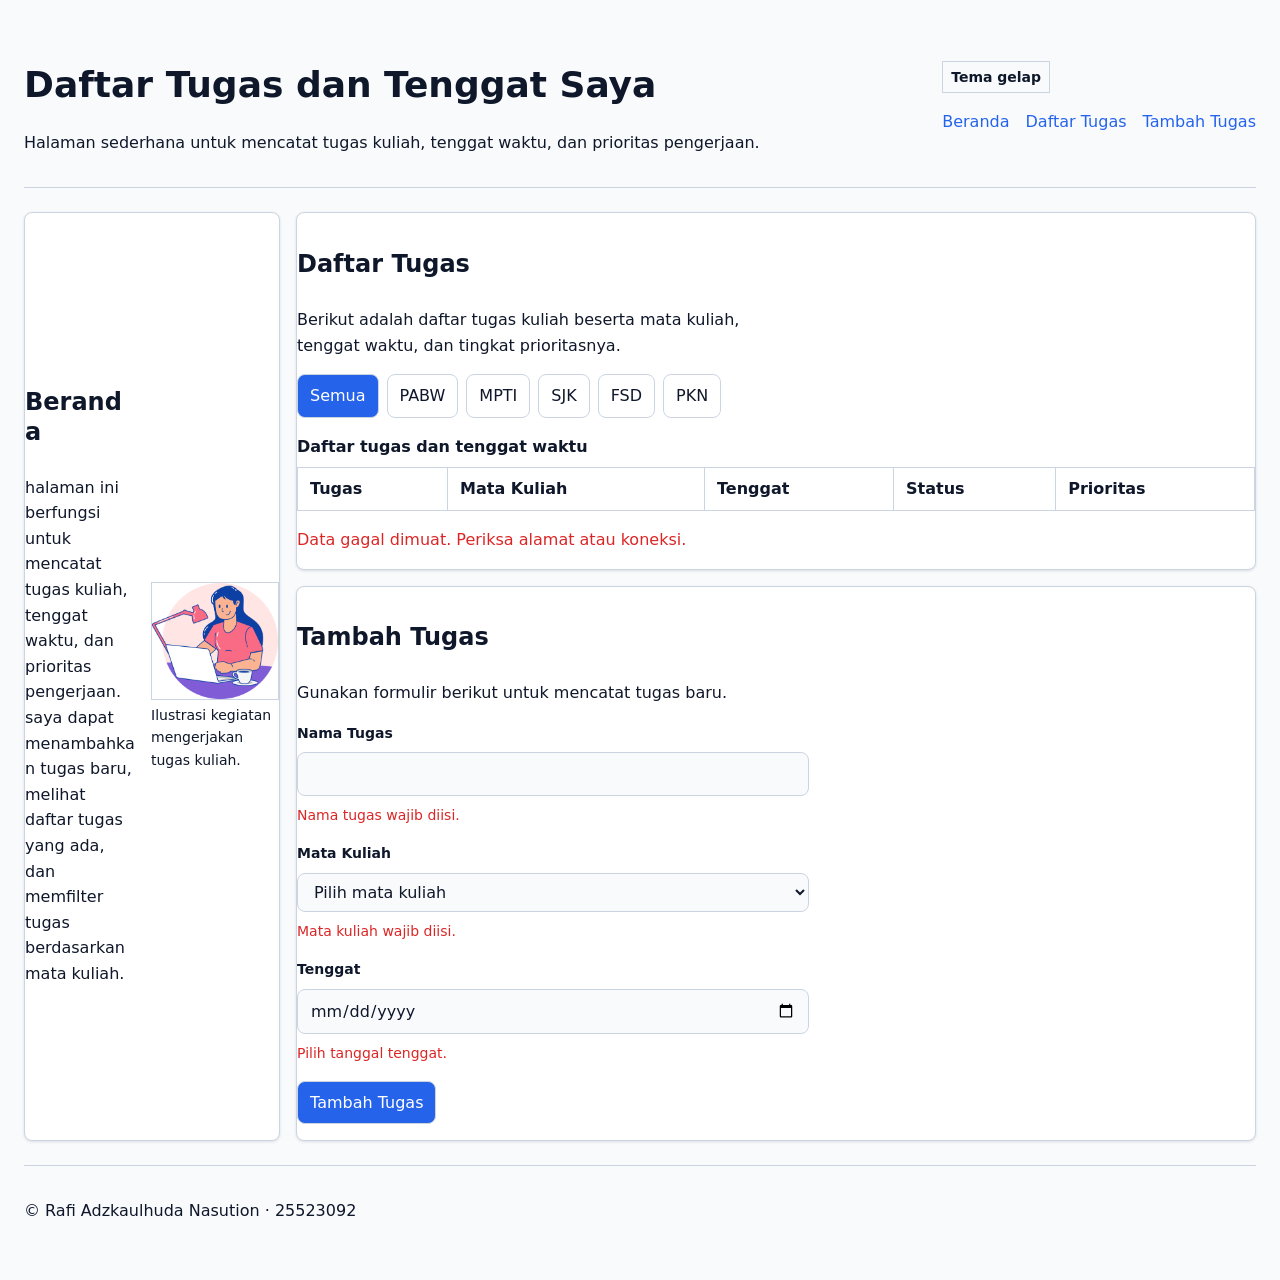
<file: worksheet-p10/profile.html>
<!DOCTYPE html>
<html lang="id">
<head>
    <meta charset="UTF-8">
    <meta name="viewport" content="width=device-width, initial-scale=1.0">
    <title>Daftar Tugas dan Tenggat Saya</title>
    <link rel="stylesheet" href="tokens.css">
    <link rel="stylesheet" href="base.css">
    <link rel="stylesheet" href="layout.css">
    <link rel="stylesheet" href="komponen.css">
    <link rel="stylesheet" href="tema.css">
    <link rel="stylesheet" href="responsive.css">
</head>

<body class="page">
    <input type="checkbox" id="tema" class="pengalih-tema">

    <header class="navbar">
        <div class="header-baris">
            <div class="judul-halaman">
                <h1>Daftar Tugas dan Tenggat Saya</h1>
                <p>
                    Halaman sederhana untuk mencatat tugas kuliah,
                    tenggat waktu, dan prioritas pengerjaan.
                </p>
            </div>

            <div class="aksi-header">
                <label for="tema" class="tombol-tema">Tema gelap</label>

                <nav aria-label="Navigasi utama">
                    <ul>
                        <li><a href="#beranda">Beranda</a></li>
                        <li><a href="#daftar-tugas">Daftar Tugas</a></li>
                        <li><a href="#tambah-tugas">Tambah Tugas</a></li>
                    </ul>
                </nav>
            </div>
        </div>
    </header>

    <main class="isi">
        <section id="beranda" class="panel kartu sisi">
            <div class="section-heading">
                <h2>Beranda</h2>
                <p>
                    halaman ini berfungsi untuk mencatat tugas kuliah, tenggat waktu, dan prioritas pengerjaan. saya dapat menambahkan tugas baru, melihat daftar tugas yang ada, dan memfilter tugas berdasarkan mata kuliah.
                </p>
            </div>

            <figure class="gambar-utama">
                <img
                    src="tugas-kuliah.webp"
                    alt="Ilustrasi seseorang sedang mengerjakan tugas kuliah"
                    width="220"
                    height="124"
                    loading="lazy"
                >

                <figcaption>
                    Ilustrasi kegiatan mengerjakan tugas kuliah.
                </figcaption>
            </figure>
        </section>

        <section id="daftar-tugas" class="panel kartu utama">
            <div class="section-heading">
                <h2>Daftar Tugas</h2>
                <p>
                    Berikut adalah daftar tugas kuliah beserta mata kuliah,
                    tenggat waktu, dan tingkat prioritasnya.
                </p>
            </div>

            <div id="filter" class="filter-bar" aria-label="Filter proyek">
                <button type="button" class="filter-button aktif" data-kategori="semua">Semua</button>
                <button type="button" class="filter-button" data-kategori="pabw">PABW</button>
                <button type="button" class="filter-button" data-kategori="mpti">MPTI</button>
                <button type="button" class="filter-button" data-kategori="sjk">SJK</button>
                <button type="button" class="filter-button" data-kategori="fsd">FSD</button>
                <button type="button" class="filter-button" data-kategori="pkn">PKN</button>
            </div>
            <p id="muat" hidden>Memuat data...</p>
            <div class="table-wrap">
                <table>
                    <caption>Daftar tugas dan tenggat waktu</caption>
                    <thead>
                        <tr>
                            <th scope="col">Tugas</th>
                            <th scope="col">Mata Kuliah</th>
                            <th scope="col">Tenggat</th>
                            <th scope="col">Status</th>
                            <th scope="col">Prioritas</th>
                        </tr>
                    </thead>
                    <tbody id="daftar" aria-live="polite"></tbody>
                </table>
            </div>
            <p id="kosong" class="pesan-kosong" hidden>Tidak ada proyek pada kategori ini.</p>
        </section>

        <section id="tambah-tugas" class="panel kartu bawah">
            <div class="section-heading">
                <h2>Tambah Tugas</h2>
                <p>
                    Gunakan formulir berikut untuk mencatat tugas baru.
                </p>
            </div>

            <form id="form-tugas" novalidate>
                <div class="form-kolom">
                    <label for="nama-tugas">Nama Tugas</label>
                    <input
                        type="text"
                        id="nama-tugas"
                        name="nama-tugas"
                        required
                    >
                    <p class="pesan-galat" aria-live="polite">Nama tugas wajib diisi.</p>
                </div>

                <div class="form-kolom">
                    <label for="mata-kuliah">Mata Kuliah</label>
                    <select id="mata-kuliah" name="mata-kuliah" required>
                        <option value="">Pilih mata kuliah</option>
                        <option value="PABW">PABW</option>
                        <option value="MPTI">MPTI</option>
                        <option value="SJK">SJK</option>
                        <option value="FSD">FSD</option>
                        <option value="PKN">PKN</option>
                    </select>
                    <p class="pesan-galat" aria-live="polite">Mata kuliah wajib diisi.</p>
                </div>

                <div class="form-kolom">
                    <label for="tenggat">Tenggat</label>
                    <input
                        type="date"
                        id="tenggat"
                        name="tenggat"
                        required
                    >
                    <p class="pesan-galat" aria-live="polite">Pilih tanggal tenggat.</p>
                </div>

                <button type="submit">Tambah Tugas</button>
            </form>
        </section>
    </main>

    <footer>
        <p>
            &copy; Rafi Adzkaulhuda Nasution · 25523092
        </p>
    </footer>

    <script type="module" src="js/app.js"></script>
</body>
</html>
</file>
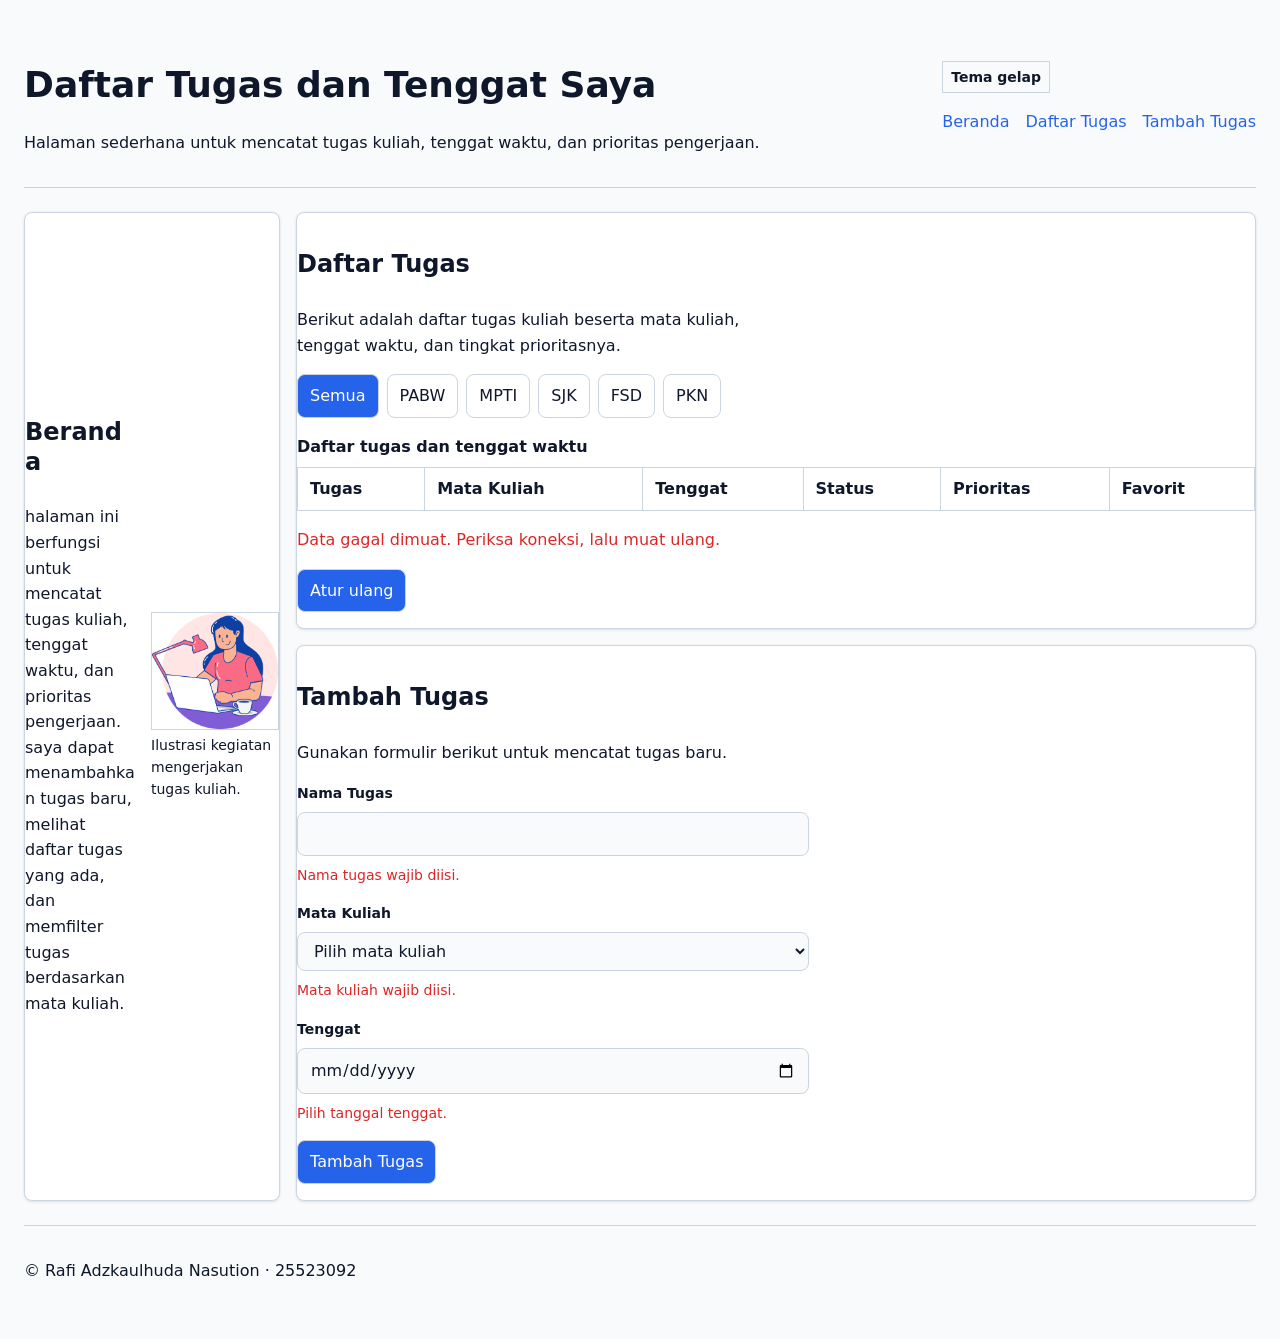
<file: worksheet-p11/profile.html>
<!DOCTYPE html>
<html lang="id">
<head>
    <meta charset="UTF-8">
    <meta name="viewport" content="width=device-width, initial-scale=1.0">
    <title>Daftar Tugas dan Tenggat Saya</title>
    <link rel="stylesheet" href="tokens.css">
    <link rel="stylesheet" href="base.css">
    <link rel="stylesheet" href="layout.css">
    <link rel="stylesheet" href="komponen.css">
    <link rel="stylesheet" href="tema.css">
    <link rel="stylesheet" href="responsive.css">
</head>

<body class="page">
    <input type="checkbox" id="tema" class="pengalih-tema">

    <header class="navbar">
        <div class="header-baris">
            <div class="judul-halaman">
                <h1>Daftar Tugas dan Tenggat Saya</h1>
                <p>
                    Halaman sederhana untuk mencatat tugas kuliah,
                    tenggat waktu, dan prioritas pengerjaan.
                </p>
            </div>

            <div class="aksi-header">
                <label for="tema" class="tombol-tema">Tema gelap</label>

                <nav aria-label="Navigasi utama">
                    <ul>
                        <li><a href="#beranda">Beranda</a></li>
                        <li><a href="#daftar-tugas">Daftar Tugas</a></li>
                        <li><a href="#tambah-tugas">Tambah Tugas</a></li>
                    </ul>
                </nav>
            </div>
        </div>
    </header>

    <main class="isi">
        <section id="beranda" class="panel kartu sisi">
            <div class="section-heading">
                <h2>Beranda</h2>
                <p>
                    halaman ini berfungsi untuk mencatat tugas kuliah, tenggat waktu, dan prioritas pengerjaan. saya dapat menambahkan tugas baru, melihat daftar tugas yang ada, dan memfilter tugas berdasarkan mata kuliah.
                </p>
            </div>

            <figure class="gambar-utama">
                <img
                    src="tugas-kuliah.webp"
                    alt="Ilustrasi seseorang sedang mengerjakan tugas kuliah"
                    width="220"
                    height="124"
                    loading="lazy"
                >

                <figcaption>
                    Ilustrasi kegiatan mengerjakan tugas kuliah.
                </figcaption>
            </figure>
        </section>

        <section id="daftar-tugas" class="panel kartu utama">
            <div class="section-heading">
                <h2>Daftar Tugas</h2>
                <p>
                    Berikut adalah daftar tugas kuliah beserta mata kuliah,
                    tenggat waktu, dan tingkat prioritasnya.
                </p>
            </div>

            <div id="filter" class="filter-bar" aria-label="Filter proyek">
                <button type="button" class="filter-button aktif" data-kategori="semua">Semua</button>
                <button type="button" class="filter-button" data-kategori="pabw">PABW</button>
                <button type="button" class="filter-button" data-kategori="mpti">MPTI</button>
                <button type="button" class="filter-button" data-kategori="sjk">SJK</button>
                <button type="button" class="filter-button" data-kategori="fsd">FSD</button>
                <button type="button" class="filter-button" data-kategori="pkn">PKN</button>
            </div>
            <p id="muat" hidden>Memuat data...</p>
            <div class="table-wrap">
                <table>
                    <caption>Daftar tugas dan tenggat waktu</caption>
                    <thead>
                        <tr>
                            <th scope="col">Tugas</th>
                            <th scope="col">Mata Kuliah</th>
                            <th scope="col">Tenggat</th>
                            <th scope="col">Status</th>
                            <th scope="col">Prioritas</th>
                            <th scope="col">Favorit</th>
                        </tr>
                    </thead>
                    <tbody id="daftar" aria-live="polite"></tbody>
                </table>
            </div>
            <p id="kosong" class="pesan-kosong" hidden>Tidak ada proyek pada kategori ini.</p>
            <button type="button" id="atur-ulang">Atur ulang</button>
        </section>

        <section id="tambah-tugas" class="panel kartu bawah">
            <div class="section-heading">
                <h2>Tambah Tugas</h2>
                <p>
                    Gunakan formulir berikut untuk mencatat tugas baru.
                </p>
            </div>

            <form id="form-tugas" novalidate>
                <div class="form-kolom">
                    <label for="nama-tugas">Nama Tugas</label>
                    <input
                        type="text"
                        id="nama-tugas"
                        name="nama-tugas"
                        required
                    >
                    <p class="pesan-galat" aria-live="polite">Nama tugas wajib diisi.</p>
                </div>

                <div class="form-kolom">
                    <label for="mata-kuliah">Mata Kuliah</label>
                    <select id="mata-kuliah" name="mata-kuliah" required>
                        <option value="">Pilih mata kuliah</option>
                        <option value="PABW">PABW</option>
                        <option value="MPTI">MPTI</option>
                        <option value="SJK">SJK</option>
                        <option value="FSD">FSD</option>
                        <option value="PKN">PKN</option>
                    </select>
                    <p class="pesan-galat" aria-live="polite">Mata kuliah wajib diisi.</p>
                </div>

                <div class="form-kolom">
                    <label for="tenggat">Tenggat</label>
                    <input
                        type="date"
                        id="tenggat"
                        name="tenggat"
                        required
                    >
                    <p class="pesan-galat" aria-live="polite">Pilih tanggal tenggat.</p>
                </div>

                <button type="submit">Tambah Tugas</button>
            </form>
        </section>
    </main>

    <footer>
        <p>
            &copy; Rafi Adzkaulhuda Nasution · 25523092
        </p>
    </footer>

    <script type="module" src="js/app.js"></script>
</body>
</html>
</file>
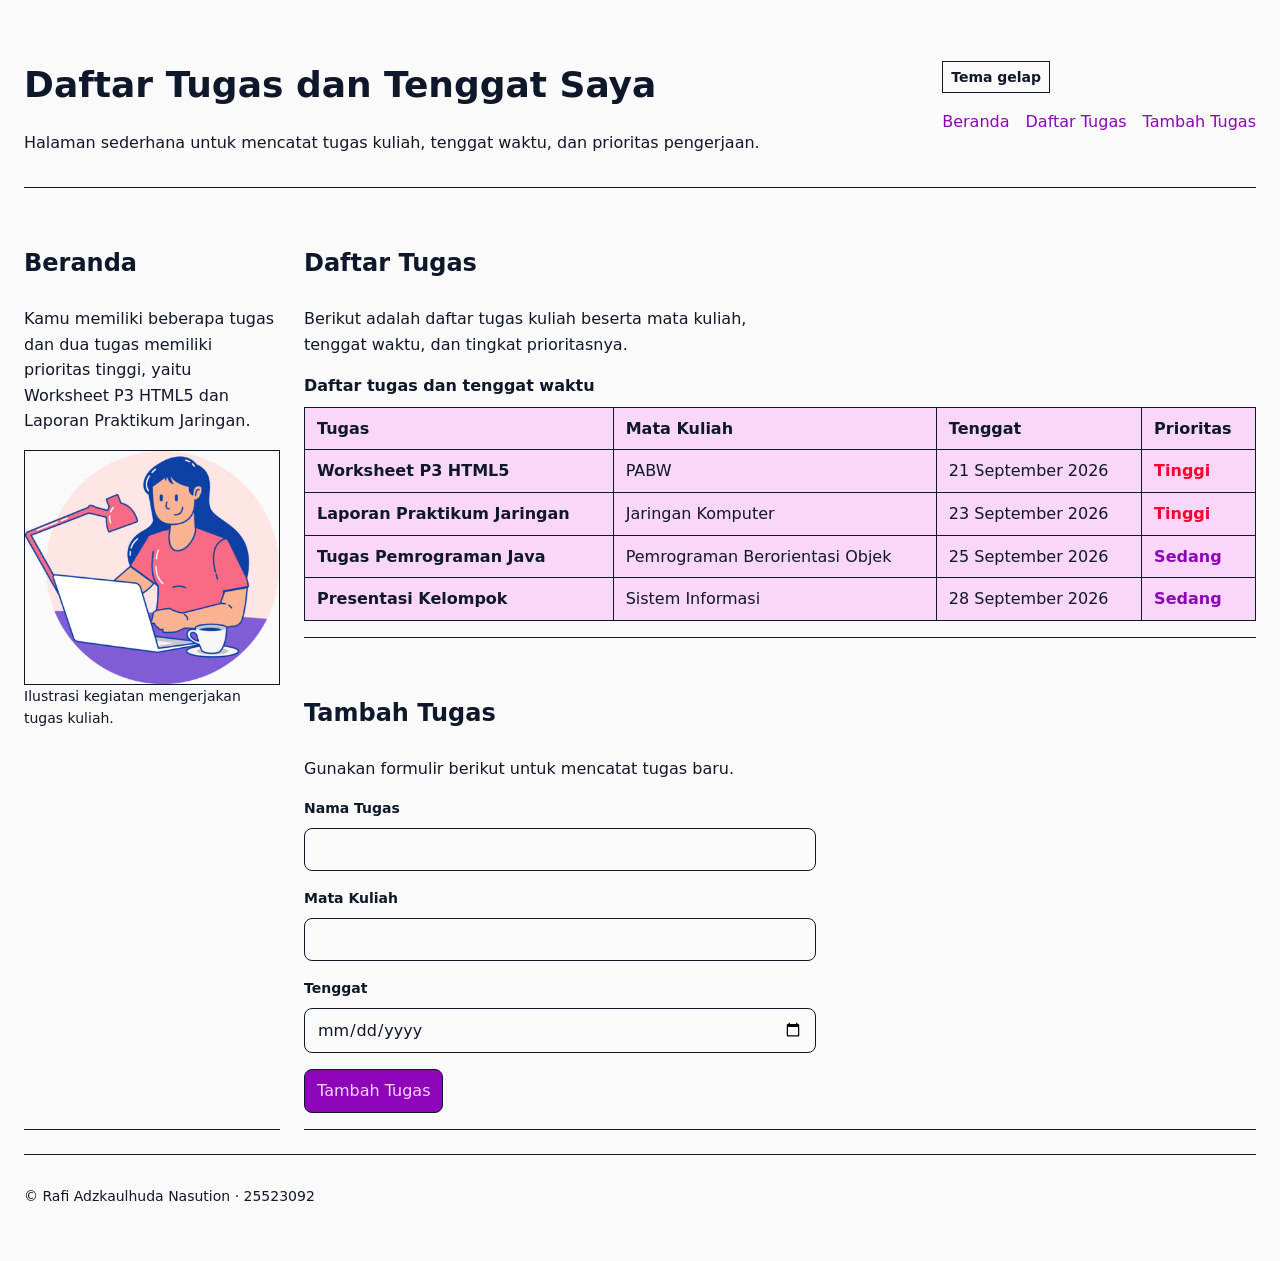
<file: worksheet-p4/profile.html>
<!DOCTYPE html>
<html lang="id">
<head>
    <meta charset="UTF-8">
    <meta name="viewport" content="width=device-width, initial-scale=1.0">
    <title>Daftar Tugas dan Tenggat Saya</title>
    <link rel="stylesheet" href="tokens.css">
    <link rel="stylesheet" href="base.css">
    <link rel="stylesheet" href="layout.css">
    <link rel="stylesheet" href="komponen.css">
    <link rel="stylesheet" href="tema.css">
</head>

<body class="page">
    <input type="checkbox" id="tema" class="pengalih-tema">

    <header class="navbar">
        <div class="header-baris">
            <div class="judul-halaman">
                <h1>Daftar Tugas dan Tenggat Saya</h1>
                <p>
                    Halaman sederhana untuk mencatat tugas kuliah,
                    tenggat waktu, dan prioritas pengerjaan.
                </p>
            </div>

            <div class="aksi-header">
                <label for="tema" class="tombol-tema">Tema gelap</label>

                <nav aria-label="Navigasi utama">
                    <ul>
                        <li><a href="#beranda">Beranda</a></li>
                        <li><a href="#daftar-tugas">Daftar Tugas</a></li>
                        <li><a href="#tambah-tugas">Tambah Tugas</a></li>
                    </ul>
                </nav>
            </div>
        </div>
    </header>

    <main class="isi">
        <section id="beranda" class="panel sisi">
            <div class="section-heading">
                <h2>Beranda</h2>
                <p>
                    Kamu memiliki beberapa tugas dan dua tugas memiliki prioritas tinggi,
                    yaitu Worksheet P3 HTML5 dan Laporan Praktikum Jaringan.
                </p>
            </div>

            <figure class="gambar-utama">
                <img
                    src="tugas-kuliah.webp"
                    alt="Ilustrasi seseorang sedang mengerjakan tugas kuliah"
                    width="640"
                    height="360"
                    loading="lazy"
                >

                <figcaption>
                    Ilustrasi kegiatan mengerjakan tugas kuliah.
                </figcaption>
            </figure>
        </section>

        <section id="daftar-tugas" class="panel utama">
            <div class="section-heading">
                <h2>Daftar Tugas</h2>
                <p>
                    Berikut adalah daftar tugas kuliah beserta mata kuliah,
                    tenggat waktu, dan tingkat prioritasnya.
                </p>
            </div>

            <div class="table-wrap">
                <table>
                    <caption>Daftar tugas dan tenggat waktu</caption>

                    <thead>
                        <tr>
                            <th scope="col">Tugas</th>
                            <th scope="col">Mata Kuliah</th>
                            <th scope="col">Tenggat</th>
                            <th scope="col">Prioritas</th>
                        </tr>
                    </thead>

                    <tbody>
                        <tr>
                            <th scope="row">Worksheet P3 HTML5</th>
                            <td>PABW</td>
                            <td>
                                <time datetime="2026-09-21">
                                    21 September 2026
                                </time>
                            </td>
                            <td><span class="lencana prioritas-tinggi">Tinggi</span></td>
                        </tr>

                        <tr>
                            <th scope="row">Laporan Praktikum Jaringan</th>
                            <td>Jaringan Komputer</td>
                            <td>
                                <time datetime="2026-09-23">
                                    23 September 2026
                                </time>
                            </td>
                            <td><span class="lencana prioritas-tinggi">Tinggi</span></td>
                        </tr>

                        <tr>
                            <th scope="row">Tugas Pemrograman Java</th>
                            <td>Pemrograman Berorientasi Objek</td>
                            <td>
                                <time datetime="2026-09-25">
                                    25 September 2026
                                </time>
                            </td>
                            <td><span class="lencana prioritas-sedang">Sedang</span></td>
                        </tr>

                        <tr>
                            <th scope="row">Presentasi Kelompok</th>
                            <td>Sistem Informasi</td>
                            <td>
                                <time datetime="2026-09-28">
                                    28 September 2026
                                </time>
                            </td>
                            <td><span class="lencana prioritas-sedang">Sedang</span></td>
                        </tr>
                    </tbody>
                </table>
            </div>
        </section>

        <section id="tambah-tugas" class="panel bawah">
            <div class="section-heading">
                <h2>Tambah Tugas</h2>
                <p>
                    Gunakan formulir berikut untuk mencatat tugas baru.
                </p>
            </div>

            <form>
                <div class="form-kolom">
                    <label for="nama-tugas">Nama Tugas</label>
                    <input
                        type="text"
                        id="nama-tugas"
                        name="nama-tugas"
                        required
                    >
                    <p class="pesan-galat">Nama tugas wajib diisi.</p>
                </div>

                <div class="form-kolom">
                    <label for="mata-kuliah">Mata Kuliah</label>
                    <input
                        type="text"
                        id="mata-kuliah"
                        name="mata-kuliah"
                        required
                    >
                    <p class="pesan-galat">Mata kuliah wajib diisi.</p>
                </div>

                <div class="form-kolom">
                    <label for="tenggat">Tenggat</label>
                    <input
                        type="date"
                        id="tenggat"
                        name="tenggat"
                        required
                    >
                    <p class="pesan-galat">Pilih tanggal tenggat.</p>
                </div>

                <button type="submit">Tambah Tugas</button>
            </form>
        </section>
    </main>

    <footer>
        <p>
            &copy; Rafi Adzkaulhuda Nasution · 25523092
        </p>
    </footer>
</body>
</html>
</file>
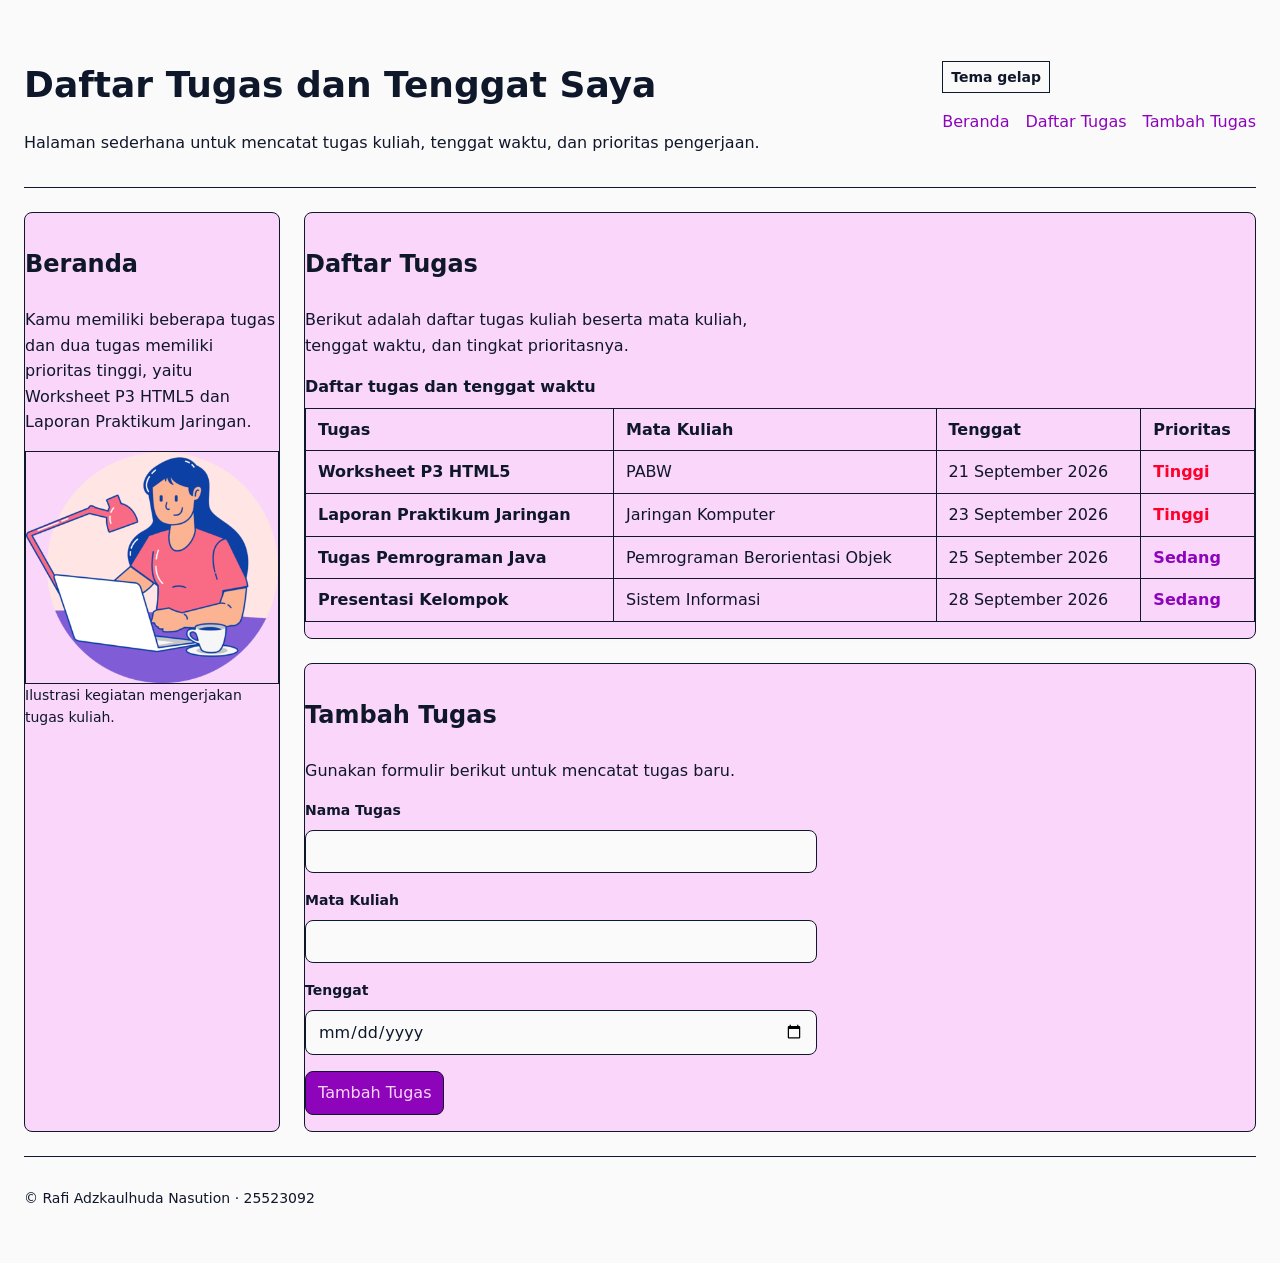
<file: worksheet-p5/profile.html>
<!DOCTYPE html>
<html lang="id">
<head>
    <meta charset="UTF-8">
    <meta name="viewport" content="width=device-width, initial-scale=1.0">
    <title>Daftar Tugas dan Tenggat Saya</title>
    <link rel="stylesheet" href="tokens.css">
    <link rel="stylesheet" href="base.css">
    <link rel="stylesheet" href="layout.css">
    <link rel="stylesheet" href="komponen.css">
    <link rel="stylesheet" href="tema.css">
</head>

<body class="page">
    <input type="checkbox" id="tema" class="pengalih-tema">

    <header class="navbar">
        <div class="header-baris">
            <div class="judul-halaman">
                <h1>Daftar Tugas dan Tenggat Saya</h1>
                <p>
                    Halaman sederhana untuk mencatat tugas kuliah,
                    tenggat waktu, dan prioritas pengerjaan.
                </p>
            </div>

            <div class="aksi-header">
                <label for="tema" class="tombol-tema">Tema gelap</label>

                <nav aria-label="Navigasi utama">
                    <ul>
                        <li><a href="#beranda">Beranda</a></li>
                        <li><a href="#daftar-tugas">Daftar Tugas</a></li>
                        <li><a href="#tambah-tugas">Tambah Tugas</a></li>
                    </ul>
                </nav>
            </div>
        </div>
    </header>

    <main class="isi">
        <section id="beranda" class="panel kartu sisi">
            <div class="section-heading">
                <h2>Beranda</h2>
                <p>
                    Kamu memiliki beberapa tugas dan dua tugas memiliki prioritas tinggi,
                    yaitu Worksheet P3 HTML5 dan Laporan Praktikum Jaringan.
                </p>
            </div>

            <figure class="gambar-utama">
                <img
                    src="tugas-kuliah.webp"
                    alt="Ilustrasi seseorang sedang mengerjakan tugas kuliah"
                    width="640"
                    height="360"
                    loading="lazy"
                >

                <figcaption>
                    Ilustrasi kegiatan mengerjakan tugas kuliah.
                </figcaption>
            </figure>
        </section>

        <section id="daftar-tugas" class="panel kartu utama">
            <div class="section-heading">
                <h2>Daftar Tugas</h2>
                <p>
                    Berikut adalah daftar tugas kuliah beserta mata kuliah,
                    tenggat waktu, dan tingkat prioritasnya.
                </p>
            </div>

            <div class="table-wrap">
                <table>
                    <caption>Daftar tugas dan tenggat waktu</caption>

                    <thead>
                        <tr>
                            <th scope="col">Tugas</th>
                            <th scope="col">Mata Kuliah</th>
                            <th scope="col">Tenggat</th>
                            <th scope="col">Prioritas</th>
                        </tr>
                    </thead>

                    <tbody>
                        <tr>
                            <th scope="row">Worksheet P3 HTML5</th>
                            <td>PABW</td>
                            <td>
                                <time datetime="2026-09-21">
                                    21 September 2026
                                </time>
                            </td>
                            <td><span class="lencana prioritas-tinggi">Tinggi</span></td>
                        </tr>

                        <tr>
                            <th scope="row">Laporan Praktikum Jaringan</th>
                            <td>Jaringan Komputer</td>
                            <td>
                                <time datetime="2026-09-23">
                                    23 September 2026
                                </time>
                            </td>
                            <td><span class="lencana prioritas-tinggi">Tinggi</span></td>
                        </tr>

                        <tr>
                            <th scope="row">Tugas Pemrograman Java</th>
                            <td>Pemrograman Berorientasi Objek</td>
                            <td>
                                <time datetime="2026-09-25">
                                    25 September 2026
                                </time>
                            </td>
                            <td><span class="lencana prioritas-sedang">Sedang</span></td>
                        </tr>

                        <tr>
                            <th scope="row">Presentasi Kelompok</th>
                            <td>Sistem Informasi</td>
                            <td>
                                <time datetime="2026-09-28">
                                    28 September 2026
                                </time>
                            </td>
                            <td><span class="lencana prioritas-sedang">Sedang</span></td>
                        </tr>
                    </tbody>
                </table>
            </div>
        </section>

        <section id="tambah-tugas" class="panel kartu bawah">
            <div class="section-heading">
                <h2>Tambah Tugas</h2>
                <p>
                    Gunakan formulir berikut untuk mencatat tugas baru.
                </p>
            </div>

            <form>
                <div class="form-kolom">
                    <label for="nama-tugas">Nama Tugas</label>
                    <input
                        type="text"
                        id="nama-tugas"
                        name="nama-tugas"
                        required
                    >
                    <p class="pesan-galat">Nama tugas wajib diisi.</p>
                </div>

                <div class="form-kolom">
                    <label for="mata-kuliah">Mata Kuliah</label>
                    <input
                        type="text"
                        id="mata-kuliah"
                        name="mata-kuliah"
                        required
                    >
                    <p class="pesan-galat">Mata kuliah wajib diisi.</p>
                </div>

                <div class="form-kolom">
                    <label for="tenggat">Tenggat</label>
                    <input
                        type="date"
                        id="tenggat"
                        name="tenggat"
                        required
                    >
                    <p class="pesan-galat">Pilih tanggal tenggat.</p>
                </div>

                <button type="submit">Tambah Tugas</button>
            </form>
        </section>
    </main>

    <footer>
        <p>
            &copy; Rafi Adzkaulhuda Nasution · 25523092
        </p>
    </footer>
</body>
</html>
</file>
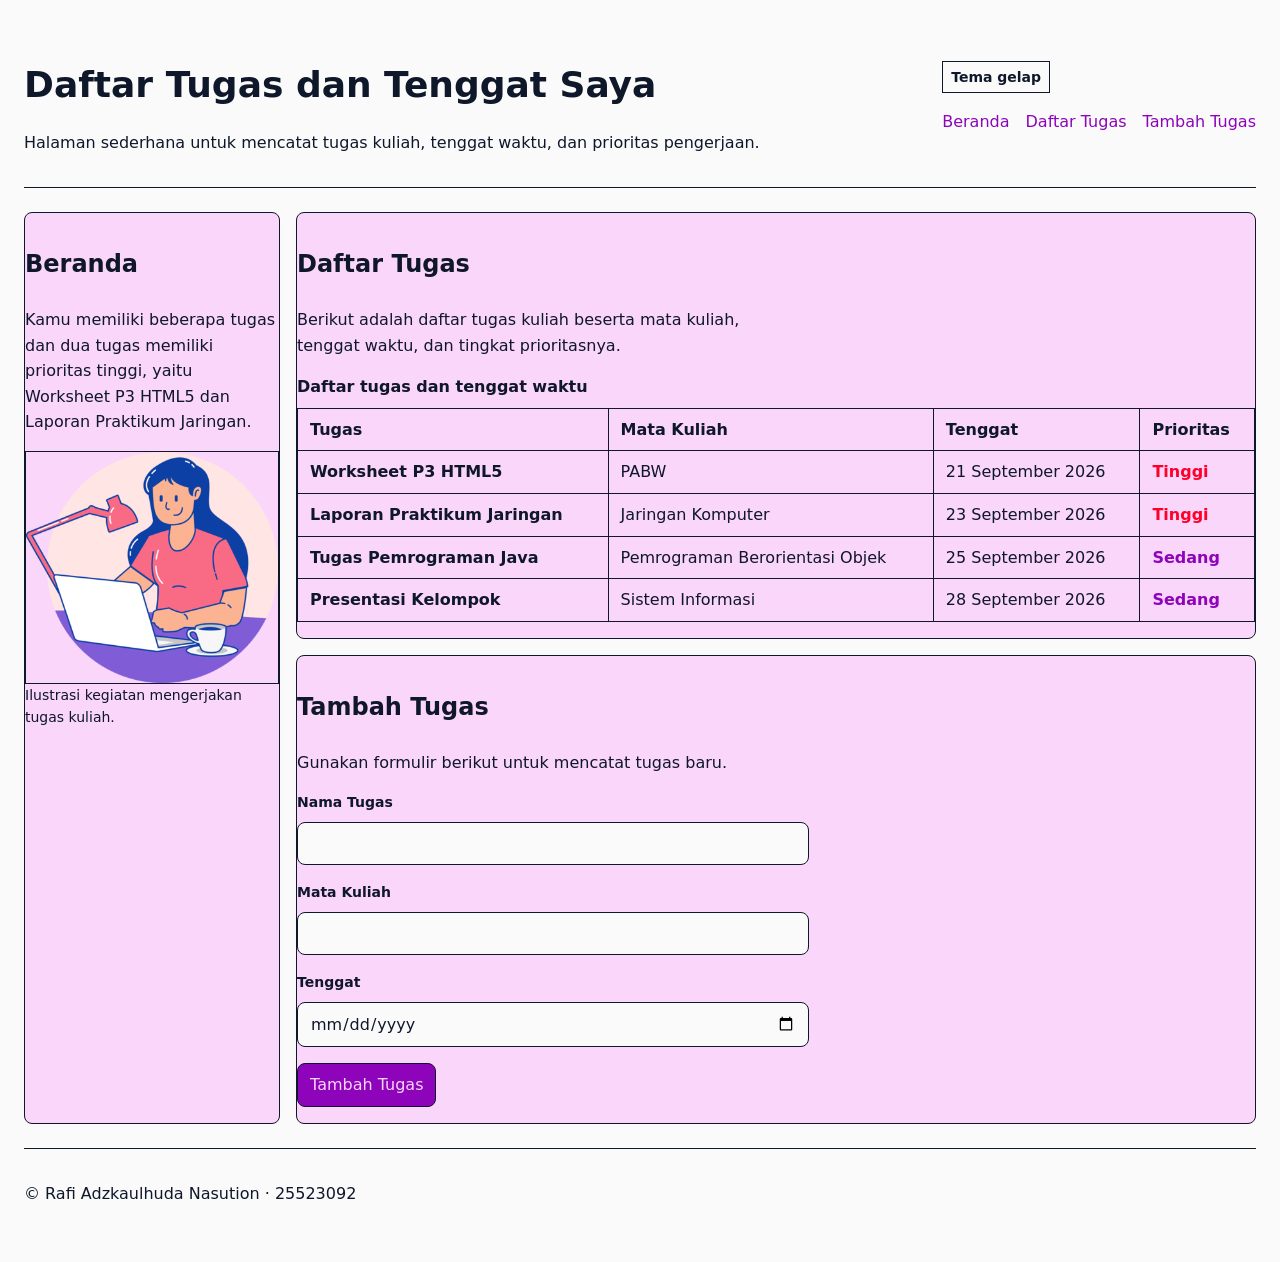
<file: worksheet-p6/profile.html>
<!DOCTYPE html>
<html lang="id">
<head>
    <meta charset="UTF-8">
    <meta name="viewport" content="width=device-width, initial-scale=1.0">
    <title>Daftar Tugas dan Tenggat Saya</title>
    <link rel="stylesheet" href="tokens.css">
    <link rel="stylesheet" href="base.css">
    <link rel="stylesheet" href="layout.css">
    <link rel="stylesheet" href="komponen.css">
    <link rel="stylesheet" href="tema.css">
    <link rel="stylesheet" href="responsif.css">
</head>

<body class="page">
    <input type="checkbox" id="tema" class="pengalih-tema">

    <header class="navbar">
        <div class="header-baris">
            <div class="judul-halaman">
                <h1>Daftar Tugas dan Tenggat Saya</h1>
                <p>
                    Halaman sederhana untuk mencatat tugas kuliah,
                    tenggat waktu, dan prioritas pengerjaan.
                </p>
            </div>

                <div class="aksi-header">
                <label for="tema" class="tombol-tema">
                    <span class="teks-tema teks-tema-gelap">Tema gelap</span>
                    <span class="teks-tema teks-tema-terang">Tema terang</span>
                </label>

                <nav aria-label="Navigasi utama">
                    <ul>
                        <li><a href="#beranda">Beranda</a></li>
                        <li><a href="#daftar-tugas">Daftar Tugas</a></li>
                        <li><a href="#tambah-tugas">Tambah Tugas</a></li>
                    </ul>
                </nav>
            </div>
        </div>
    </header>

    <main class="isi">
        <section id="beranda" class="panel kartu sisi">
            <div class="section-heading">
                <h2>Beranda</h2>
                <p>
                    Kamu memiliki beberapa tugas dan dua tugas memiliki prioritas tinggi,
                    yaitu Worksheet P3 HTML5 dan Laporan Praktikum Jaringan.
                </p>
            </div>

            <figure class="gambar-utama">
                <img
                    src="tugas-kuliah.webp"
                    alt="Ilustrasi seseorang sedang mengerjakan tugas kuliah"
                    width="640"
                    height="360"
                    loading="lazy"
                >

                <figcaption>
                    Ilustrasi kegiatan mengerjakan tugas kuliah.
                </figcaption>
            </figure>
        </section>

        <section id="daftar-tugas" class="panel kartu utama">
            <div class="section-heading">
                <h2>Daftar Tugas</h2>
                <p>
                    Berikut adalah daftar tugas kuliah beserta mata kuliah,
                    tenggat waktu, dan tingkat prioritasnya.
                </p>
            </div>

            <div class="table-wrap">
                <table>
                    <caption>Daftar tugas dan tenggat waktu</caption>

                    <thead>
                        <tr>
                            <th scope="col">Tugas</th>
                            <th scope="col">Mata Kuliah</th>
                            <th scope="col">Tenggat</th>
                            <th scope="col">Prioritas</th>
                        </tr>
                    </thead>

                    <tbody>
                        <tr>
                            <th scope="row">Worksheet P3 HTML5</th>
                            <td>PABW</td>
                            <td>
                                <time datetime="2026-09-21">
                                    21 September 2026
                                </time>
                            </td>
                            <td><span class="lencana prioritas-tinggi">Tinggi</span></td>
                        </tr>

                        <tr>
                            <th scope="row">Laporan Praktikum Jaringan</th>
                            <td>Jaringan Komputer</td>
                            <td>
                                <time datetime="2026-09-23">
                                    23 September 2026
                                </time>
                            </td>
                            <td><span class="lencana prioritas-tinggi">Tinggi</span></td>
                        </tr>

                        <tr>
                            <th scope="row">Tugas Pemrograman Java</th>
                            <td>Pemrograman Berorientasi Objek</td>
                            <td>
                                <time datetime="2026-09-25">
                                    25 September 2026
                                </time>
                            </td>
                            <td><span class="lencana prioritas-sedang">Sedang</span></td>
                        </tr>

                        <tr>
                            <th scope="row">Presentasi Kelompok</th>
                            <td>Sistem Informasi</td>
                            <td>
                                <time datetime="2026-09-28">
                                    28 September 2026
                                </time>
                            </td>
                            <td><span class="lencana prioritas-sedang">Sedang</span></td>
                        </tr>
                    </tbody>
                </table>
            </div>
        </section>

        <section id="tambah-tugas" class="panel kartu bawah">
            <div class="section-heading">
                <h2>Tambah Tugas</h2>
                <p>
                    Gunakan formulir berikut untuk mencatat tugas baru.
                </p>
            </div>

            <form>
                <div class="form-kolom">
                    <label for="nama-tugas">Nama Tugas</label>
                    <input
                        type="text"
                        id="nama-tugas"
                        name="nama-tugas"
                        required
                    >
                    <p class="pesan-galat">Nama tugas wajib diisi.</p>
                </div>

                <div class="form-kolom">
                    <label for="mata-kuliah">Mata Kuliah</label>
                    <input
                        type="text"
                        id="mata-kuliah"
                        name="mata-kuliah"
                        required
                    >
                    <p class="pesan-galat">Mata kuliah wajib diisi.</p>
                </div>

                <div class="form-kolom">
                    <label for="tenggat">Tenggat</label>
                    <input
                        type="date"
                        id="tenggat"
                        name="tenggat"
                        required
                    >
                    <p class="pesan-galat">Pilih tanggal tenggat.</p>
                </div>

                <button type="submit">Tambah Tugas</button>
            </form>
        </section>
    </main>

    <footer>
        <p>
            &copy; Rafi Adzkaulhuda Nasution · 25523092
        </p>
    </footer>
</body>
</html>
</file>
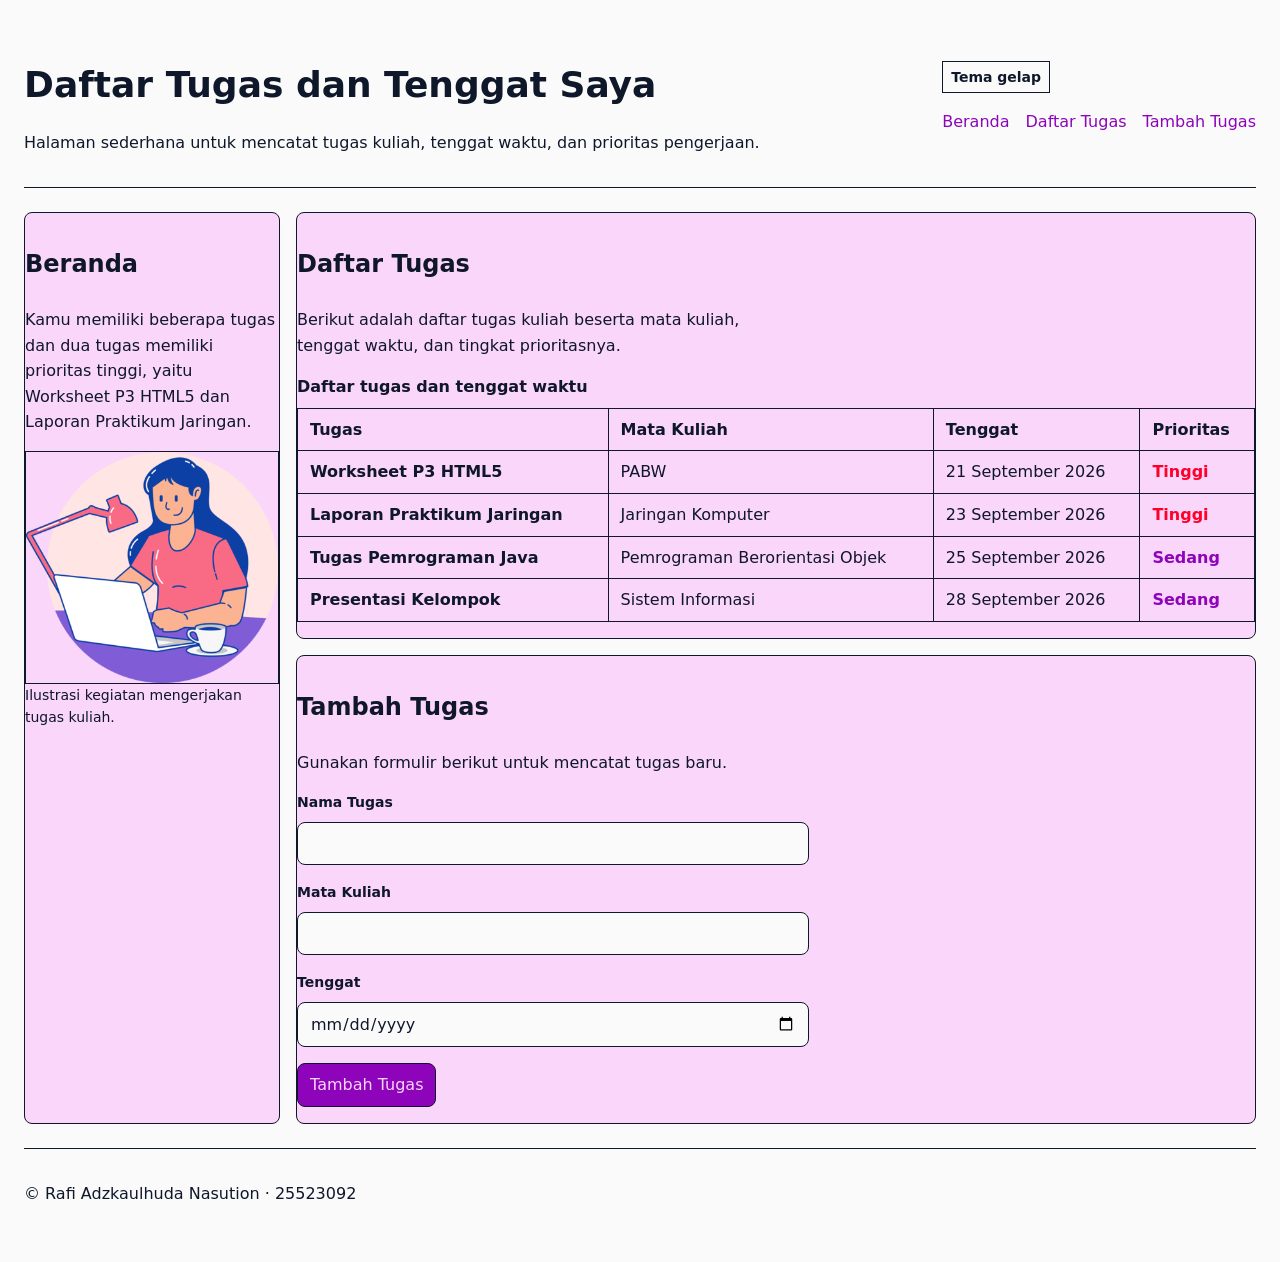
<file: worksheet-p8/profile.html>
<!DOCTYPE html>
<html lang="id">
<head>
    <meta charset="UTF-8">
    <meta name="viewport" content="width=device-width, initial-scale=1.0">
    <title>Daftar Tugas dan Tenggat Saya</title>
    <link rel="stylesheet" href="tokens.css">
    <link rel="stylesheet" href="base.css">
    <link rel="stylesheet" href="layout.css">
    <link rel="stylesheet" href="komponen.css">
    <link rel="stylesheet" href="tema.css">
    <link rel="stylesheet" href="responsive.css">
</head>

<body class="page">
    <input type="checkbox" id="tema" class="pengalih-tema">

    <header class="navbar">
        <div class="header-baris">
            <div class="judul-halaman">
                <h1>Daftar Tugas dan Tenggat Saya</h1>
                <p>
                    Halaman sederhana untuk mencatat tugas kuliah,
                    tenggat waktu, dan prioritas pengerjaan.
                </p>
            </div>

            <div class="aksi-header">
                <label for="tema" class="tombol-tema">Tema gelap</label>

                <nav aria-label="Navigasi utama">
                    <ul>
                        <li><a href="#beranda">Beranda</a></li>
                        <li><a href="#daftar-tugas">Daftar Tugas</a></li>
                        <li><a href="#tambah-tugas">Tambah Tugas</a></li>
                    </ul>
                </nav>
            </div>
        </div>
    </header>

    <main class="isi">
        <section id="beranda" class="panel kartu sisi">
            <div class="section-heading">
                <h2>Beranda</h2>
                <p>
                    Kamu memiliki beberapa tugas dan dua tugas memiliki prioritas tinggi,
                    yaitu Worksheet P3 HTML5 dan Laporan Praktikum Jaringan.
                </p>
            </div>

            <figure class="gambar-utama">
                <img
                    src="tugas-kuliah.webp"
                    alt="Ilustrasi seseorang sedang mengerjakan tugas kuliah"
                    width="640"
                    height="360"
                    loading="lazy"
                >

                <figcaption>
                    Ilustrasi kegiatan mengerjakan tugas kuliah.
                </figcaption>
            </figure>
        </section>

        <section id="daftar-tugas" class="panel kartu utama">
            <div class="section-heading">
                <h2>Daftar Tugas</h2>
                <p>
                    Berikut adalah daftar tugas kuliah beserta mata kuliah,
                    tenggat waktu, dan tingkat prioritasnya.
                </p>
            </div>

            <div class="table-wrap">
                <table>
                    <caption>Daftar tugas dan tenggat waktu</caption>

                    <thead>
                        <tr>
                            <th scope="col">Tugas</th>
                            <th scope="col">Mata Kuliah</th>
                            <th scope="col">Tenggat</th>
                            <th scope="col">Prioritas</th>
                        </tr>
                    </thead>

                    <tbody>
                        <tr>
                            <th scope="row">Worksheet P3 HTML5</th>
                            <td>PABW</td>
                            <td>
                                <time datetime="2026-09-21">
                                    21 September 2026
                                </time>
                            </td>
                            <td><span class="lencana prioritas-tinggi">Tinggi</span></td>
                        </tr>

                        <tr>
                            <th scope="row">Laporan Praktikum Jaringan</th>
                            <td>Jaringan Komputer</td>
                            <td>
                                <time datetime="2026-09-23">
                                    23 September 2026
                                </time>
                            </td>
                            <td><span class="lencana prioritas-tinggi">Tinggi</span></td>
                        </tr>

                        <tr>
                            <th scope="row">Tugas Pemrograman Java</th>
                            <td>Pemrograman Berorientasi Objek</td>
                            <td>
                                <time datetime="2026-09-25">
                                    25 September 2026
                                </time>
                            </td>
                            <td><span class="lencana prioritas-sedang">Sedang</span></td>
                        </tr>

                        <tr>
                            <th scope="row">Presentasi Kelompok</th>
                            <td>Sistem Informasi</td>
                            <td>
                                <time datetime="2026-09-28">
                                    28 September 2026
                                </time>
                            </td>
                            <td><span class="lencana prioritas-sedang">Sedang</span></td>
                        </tr>
                    </tbody>
                </table>
            </div>
        </section>

        <section id="tambah-tugas" class="panel kartu bawah">
            <div class="section-heading">
                <h2>Tambah Tugas</h2>
                <p>
                    Gunakan formulir berikut untuk mencatat tugas baru.
                </p>
            </div>

            <form>
                <div class="form-kolom">
                    <label for="nama-tugas">Nama Tugas</label>
                    <input
                        type="text"
                        id="nama-tugas"
                        name="nama-tugas"
                        required
                    >
                    <p class="pesan-galat">Nama tugas wajib diisi.</p>
                </div>

                <div class="form-kolom">
                    <label for="mata-kuliah">Mata Kuliah</label>
                    <input
                        type="text"
                        id="mata-kuliah"
                        name="mata-kuliah"
                        required
                    >
                    <p class="pesan-galat">Mata kuliah wajib diisi.</p>
                </div>

                <div class="form-kolom">
                    <label for="tenggat">Tenggat</label>
                    <input
                        type="date"
                        id="tenggat"
                        name="tenggat"
                        required
                    >
                    <p class="pesan-galat">Pilih tanggal tenggat.</p>
                </div>

                <button type="submit">Tambah Tugas</button>
            </form>
        </section>
    </main>

    <footer>
        <p>
            &copy; Rafi Adzkaulhuda Nasution · 25523092
        </p>
    </footer>

    <script type="module" src="js/app.js"></script>
</body>
</html>
</file>
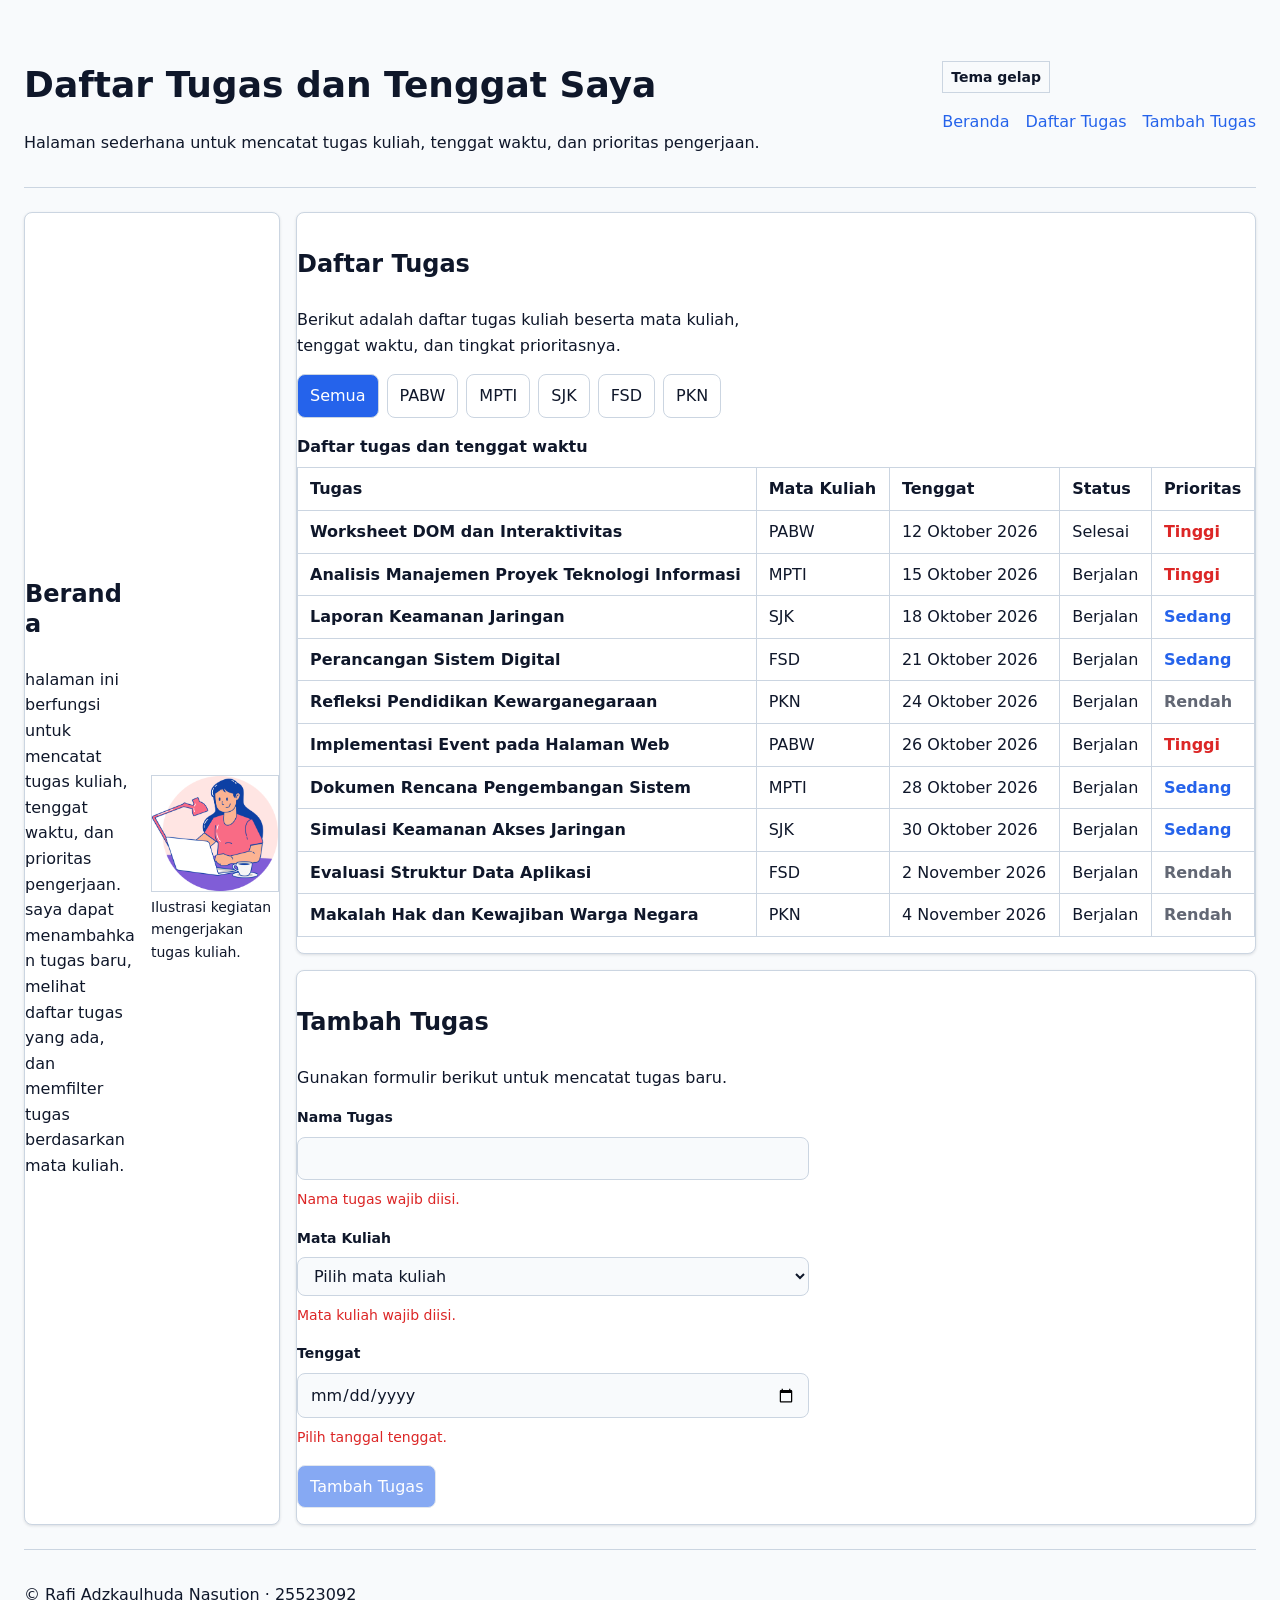
<file: worksheet-p9/profile.html>
<!DOCTYPE html>
<html lang="id">
<head>
    <meta charset="UTF-8">
    <meta name="viewport" content="width=device-width, initial-scale=1.0">
    <title>Daftar Tugas dan Tenggat Saya</title>
    <link rel="stylesheet" href="tokens.css">
    <link rel="stylesheet" href="base.css">
    <link rel="stylesheet" href="layout.css">
    <link rel="stylesheet" href="komponen.css">
    <link rel="stylesheet" href="tema.css">
    <link rel="stylesheet" href="responsive.css">
</head>

<body class="page">
    <input type="checkbox" id="tema" class="pengalih-tema">

    <header class="navbar">
        <div class="header-baris">
            <div class="judul-halaman">
                <h1>Daftar Tugas dan Tenggat Saya</h1>
                <p>
                    Halaman sederhana untuk mencatat tugas kuliah,
                    tenggat waktu, dan prioritas pengerjaan.
                </p>
            </div>

            <div class="aksi-header">
                <label for="tema" class="tombol-tema">Tema gelap</label>

                <nav aria-label="Navigasi utama">
                    <ul>
                        <li><a href="#beranda">Beranda</a></li>
                        <li><a href="#daftar-tugas">Daftar Tugas</a></li>
                        <li><a href="#tambah-tugas">Tambah Tugas</a></li>
                    </ul>
                </nav>
            </div>
        </div>
    </header>

    <main class="isi">
        <section id="beranda" class="panel kartu sisi">
            <div class="section-heading">
                <h2>Beranda</h2>
                <p>
                    halaman ini berfungsi untuk mencatat tugas kuliah, tenggat waktu, dan prioritas pengerjaan. saya dapat menambahkan tugas baru, melihat daftar tugas yang ada, dan memfilter tugas berdasarkan mata kuliah.
                </p>
            </div>

            <figure class="gambar-utama">
                <img
                    src="tugas-kuliah.webp"
                    alt="Ilustrasi seseorang sedang mengerjakan tugas kuliah"
                    width="220"
                    height="124"
                    loading="lazy"
                >

                <figcaption>
                    Ilustrasi kegiatan mengerjakan tugas kuliah.
                </figcaption>
            </figure>
        </section>

        <section id="daftar-tugas" class="panel kartu utama">
            <div class="section-heading">
                <h2>Daftar Tugas</h2>
                <p>
                    Berikut adalah daftar tugas kuliah beserta mata kuliah,
                    tenggat waktu, dan tingkat prioritasnya.
                </p>
            </div>

            <div id="filter" class="filter-bar" aria-label="Filter proyek">
                <button type="button" class="filter-button aktif" data-kategori="semua">Semua</button>
                <button type="button" class="filter-button" data-kategori="pabw">PABW</button>
                <button type="button" class="filter-button" data-kategori="mpti">MPTI</button>
                <button type="button" class="filter-button" data-kategori="sjk">SJK</button>
                <button type="button" class="filter-button" data-kategori="fsd">FSD</button>
                <button type="button" class="filter-button" data-kategori="pkn">PKN</button>
            </div>
            <div class="table-wrap">
                <table>
                    <caption>Daftar tugas dan tenggat waktu</caption>
                    <thead>
                        <tr>
                            <th scope="col">Tugas</th>
                            <th scope="col">Mata Kuliah</th>
                            <th scope="col">Tenggat</th>
                            <th scope="col">Status</th>
                            <th scope="col">Prioritas</th>
                        </tr>
                    </thead>
                    <tbody id="daftar" aria-live="polite"></tbody>
                </table>
            </div>
            <p id="kosong" class="pesan-kosong" hidden>Tidak ada proyek pada kategori ini.</p>
        </section>

        <section id="tambah-tugas" class="panel kartu bawah">
            <div class="section-heading">
                <h2>Tambah Tugas</h2>
                <p>
                    Gunakan formulir berikut untuk mencatat tugas baru.
                </p>
            </div>

            <form id="form-tugas" novalidate>
                <div class="form-kolom">
                    <label for="nama-tugas">Nama Tugas</label>
                    <input
                        type="text"
                        id="nama-tugas"
                        name="nama-tugas"
                        required
                    >
                    <p class="pesan-galat" aria-live="polite">Nama tugas wajib diisi.</p>
                </div>

                <div class="form-kolom">
                    <label for="mata-kuliah">Mata Kuliah</label>
                    <select id="mata-kuliah" name="mata-kuliah" required>
                        <option value="">Pilih mata kuliah</option>
                        <option value="PABW">PABW</option>
                        <option value="MPTI">MPTI</option>
                        <option value="SJK">SJK</option>
                        <option value="FSD">FSD</option>
                        <option value="PKN">PKN</option>
                    </select>
                    <p class="pesan-galat" aria-live="polite">Mata kuliah wajib diisi.</p>
                </div>

                <div class="form-kolom">
                    <label for="tenggat">Tenggat</label>
                    <input
                        type="date"
                        id="tenggat"
                        name="tenggat"
                        required
                    >
                    <p class="pesan-galat" aria-live="polite">Pilih tanggal tenggat.</p>
                </div>

                <button type="submit">Tambah Tugas</button>
            </form>
        </section>
    </main>

    <footer>
        <p>
            &copy; Rafi Adzkaulhuda Nasution · 25523092
        </p>
    </footer>

    <script type="module" src="js/app.js"></script>
    <script type="module" src="js/dom.js"></script>
</body>
</html>
</file>
<file: worksheet-p10/tokens.css>
:root {
  --color-bg:  #F8FAFC;
  --color-fg:  #0F172A;
  --color-surface:   #FFFFFF;
  --color-border:  #CBD5E1;
  --color-primary:  #2563EB;
  --color-danger:  #DC2626;
  --color-focus:  #0EA5E9;

  --dark-bg:       #0F172A;
  --dark-fg:       #E2E8F0;
  --dark-surface:  #1E293B;
  --dark-border:   #334155;
  --dark-primary:  #7DA9F7;
  --dark-danger:   #FF8A8A;
  --dark-focus:    #FFC000;
  --dark-shadow:   0 1px 3px rgba(0, 0, 0, .45);

  --space-1: 0.25rem;
  --space-2: 0.5rem;
  --space-3: 0.75rem;
  --space-4: 1rem;
  --space-6: 1.5rem;
 
  --radius-md: 0.5rem;
  --radius-full: 999px;
  --shadow-1:  0 1px 3px rgba(15, 23, 42, 0.12);
 
  --text-sm:  0.875rem;
  --text-md:  1rem;
  --text-xl:  1.5rem;
  --text-3xl: 2.25rem;
}
 

:root {
  --bg:       var(--color-bg);
  --fg:       var(--color-fg);
  --surface:  var(--color-surface);
  --border:   var(--color-border);
  --primary:  var(--color-primary);
  --danger:   var(--color-danger);
  --focus:    var(--color-focus);
 
  --card-pad:       var(--space-4);
  --section-gap:    var(--space-6);
}
</file>
<file: worksheet-p10/base.css>
*, *::before, *::after {
  box-sizing: border-box;      
}
 
* { gap: var(--space-4); }             
 
img { max-width: 100%; height: auto; display: block; }

html {
  font-size: 100%;       
}
 
body {
  font-family: system-ui, "Segoe UI", Roboto, sans-serif;
  font-size: var(--text-md);
  line-height: 1.6;          
  color: var(--color-fg);
  background: var(--color-bg);
  padding: var(--space-4);
  overflow-x: hidden;
}
 
h1 { font-size: var(--text-3xl); line-height: 1.15; }
h2 { font-size: var(--text-xl);  line-height: 1.25; }
h3 { font-size: var(--text-md); }
 

main p { max-width: 50ch; }

h1,
h2,
h3,
p,
th,
td,
figcaption {
  overflow-wrap: anywhere;
}
</file>
<file: worksheet-p10/layout.css>
.page {
  display: grid;
  grid-template-rows: auto 1fr auto;
  min-height: 100dvh;
  gap: 0;
}

.navbar {
  padding-block: var(--space-4);
  border-bottom: 1px solid var(--color-border);
}
 
.header-baris {
  display: flex;
  align-items: center;        
  justify-content: space-between; 
  gap: var(--space-4);
  flex-wrap: wrap;             
}
 
.navbar nav ul {
  display: flex;
  gap: var(--space-4);
  list-style: none;            
  padding: 0;
}
 
.navbar nav a {
  color: var(--color-primary);
  text-decoration: none;
}
 
.navbar nav a:hover { text-decoration: underline; }

.isi {
  display: grid;
  grid-template-columns: minmax(12rem, 16rem) minmax(0, 1fr);
  grid-template-areas:
    "sisi utama"
    "sisi bawah";
  gap: var(--space-6);
  padding-block: var(--space-6);
  min-width: 0;
}

.sisi { grid-area: sisi; }
.utama { grid-area: utama; }
.bawah { grid-area: bawah; }

.panel {
  min-width: 0;
}
 
.galeri {
  display: grid;
  grid-template-columns: repeat(auto-fit, minmax(16rem, 1fr));
  gap: var(--space-4);
}
 
.kartu {
  display: flex;
  flex-direction: column;
  gap: var(--space-4);
  min-width: 0;
  background: var(--color-surface);
  border: 1px solid var(--color-border);
  border-radius: var(--radius-md);
  box-shadow: var(--shadow-1);
  padding: var(--card-pad);
}
 
footer {
  padding-block: var(--space-4);
  border-top: 1px solid var(--color-border);
  color: var(--color-fg);      
  font-size: var(--text-sm);
}
</file>
<file: worksheet-p10/komponen.css>
figure {
  margin: 0;
}

figcaption {
  font-size: var(--text-sm);
}

img {
  border: 1px solid var(--color-border);
}

.panel {
  padding: var(--space-4) 0;
  border-bottom: 1px solid var(--color-border);
  display: flex;
  flex-direction: column;
  gap: var(--space-4);
}

.sisi {
  display: grid;
  grid-template-columns: minmax(0, 1fr) 8rem;
  align-items: center;
  gap: var(--space-4);
}

.sisi .gambar-utama {
  min-width: 0;
}

.sisi .gambar-utama img {
  display: block;
  width: 100%;
  height: auto;
}

.sisi .gambar-utama figcaption {
  margin-top: var(--space-1);
}

.section-heading {
  display: flex;
  flex-direction: column;
  gap: var(--space-2);
}

.section-heading p {
  margin: 0;
}

.table-wrap {
  overflow-x: auto;
}

table {
  width: 100%;
  border-collapse: collapse;
  background: var(--color-surface);
}

.filter-bar {
  display: flex;
  flex-wrap: wrap;
  gap: var(--space-2);
}

.filter-button {
  background: transparent;
  color: var(--color-fg);
}

.filter-button.aktif,
.filter-button:hover {
  background: var(--color-primary);
  color: var(--color-surface);
}

.daftar-proyek {
  display: grid;
  grid-template-columns: repeat(auto-fit, minmax(14rem, 1fr));
  gap: var(--space-4);
  list-style: none;
  margin: 0;
  padding: 0;
}

.kartu-proyek {
  padding: var(--space-4);
  border: 1px solid var(--color-border);
  border-radius: var(--radius-md);
  background: var(--color-surface);
}

.kartu-proyek h3,
.kartu-proyek p {
  margin: 0;
}

.kartu-proyek p {
  margin-top: var(--space-2);
  font-size: var(--text-sm);
}

.pesan-kosong {
  margin: 0;
  color: var(--color-danger);
}

caption {
  margin-bottom: var(--space-2);
  text-align: left;
  font-weight: 600;
}

th,
td {
  padding: var(--space-2) var(--space-3);
  border: 1px solid var(--color-border);
  text-align: left;
}

th {
  background: var(--color-surface);
}

form {
  display: flex;
  flex-direction: column;
  gap: var(--space-4);
  max-width: 32rem;
}

.form-kolom {
  display: flex;
  flex-direction: column;
  gap: var(--space-2);
}

label {
  font-size: var(--text-sm);
  font-weight: 600;
}

input,
select,
button {
  font: inherit;
  padding: var(--space-2) var(--space-3);
  border: 1px solid var(--color-border);
  border-radius: var(--radius-md);
}

button:disabled {
  cursor: not-allowed;
  opacity: 0.55;
}

input,
select {
  background: var(--color-bg);
  color: var(--color-fg);
}

button {
  width: fit-content;
  background: var(--color-primary);
  color: var(--color-surface);
  cursor: pointer;
}

.tombol-tema {
  display: inline-block;
  padding: var(--space-1) var(--space-2);
  border: 1px solid var(--color-border);
  cursor: pointer;
  font-size: var(--text-sm);
}

.pesan-galat {
  display: none;
  margin: 0;
  color: var(--color-danger);
  font-size: var(--text-sm);
}

.pesan-galat:not([hidden]) {
  display: block;
}

.form-kolom:has(input:user-invalid) .pesan-galat {
  display: block;
}

input:user-invalid {
  border-color: var(--color-danger);
}

:focus-visible {
  outline: 2px solid var(--color-focus);
  outline-offset: 2px;
}

.lencana {
  font-weight: 600;
}

.prioritas-tinggi {
  color: var(--color-danger);
}

.prioritas-sedang {
  color: var(--color-primary);
}

.prioritas-rendah {
  color: var(--color-fg);
  opacity: 0.65;
}

.kartu__isi {
  min-width: 0;
}

.kartu__judul {
  overflow-wrap: anywhere;
}
</file>
<file: worksheet-p10/tema.css>
@media (prefers-color-scheme: dark) {
  :root {
    --color-bg:      var(--dark-bg);
    --color-fg:      var(--dark-fg);
    --color-surface: var(--dark-surface);
    --color-border:  var(--dark-border);
    --color-primary: var(--dark-primary);
    --color-danger:  var(--dark-danger);
    --color-focus:   var(--dark-focus);
    --shadow-1:      var(--dark-shadow);
  }
}


.pengalih-tema { position: absolute; opacity: 0; pointer-events: none; }
 

:root:has(#tema:checked),
:root[data-theme="dark"] {
  --color-bg:      var(--dark-bg);
  --color-fg:      var(--dark-fg);
  --color-surface: var(--dark-surface);
  --color-border:  var(--dark-border);
  --color-primary: var(--dark-primary);
  --color-danger:  var(--dark-danger);
  --color-focus:   var(--dark-focus);
}

:root[data-theme="light"] {
  --color-bg: var(--light-bg, #F8FAFC);
  --color-fg: var(--light-fg, #0F172A);
  --color-surface: var(--light-surface, #FFFFFF);
  --color-border: var(--light-border, #CBD5E1);
  --color-primary: var(--light-primary, #2563EB);
  --color-danger: var(--light-danger, #DC2626);
  --color-focus: var(--light-focus, #0EA5E9);
}
</file>
<file: worksheet-p10/responsive.css>
.isi {
  display: grid;
  grid-template-columns: minmax(0, 1fr);
  grid-template-areas:
    "utama"
    "sisi"
    "bawah";
  gap: var(--space-4);
}

.isi > .sisi,
.isi > .utama,
.isi > .bawah {
  grid-area: auto;
  min-width: 0;
}


img {
  max-width: 100%;
  height: auto;
}


.table-wrap {
  max-width: 100%;
  overflow-x: auto;
}


p {
  font-size: 1rem;
  line-height: 1.6;
}


@media (max-width: 36rem) {
  body {
    padding: var(--space-2);
  }

  .navbar {
    padding-block: var(--space-3);
  }

  .header-baris,
  .navbar nav ul {
    align-items: stretch;
    flex-direction: column;
    gap: var(--space-2);
  }

  .navbar nav a,
  .tombol-tema {
    display: block;
    width: 100%;
  }

  .isi {
    padding-block: var(--space-4);
  }

  .sisi {
    grid-template-columns: 1fr;
  }

  .sisi .gambar-utama {
    max-width: 12rem;
  }

  h1 {
    font-size: clamp(1.6rem, 8vw, var(--text-3xl));
  }

  h2 {
    font-size: clamp(1.25rem, 6vw, var(--text-xl));
  }
}


@media (min-width: 60rem) {
  .isi {
    grid-template-columns: minmax(12rem, 16rem) minmax(0, 1fr);
    grid-template-areas:
      "sisi utama"
      "sisi bawah";
  }

  .isi > .sisi {
    grid-area: sisi;
  }

  .isi > .utama {
    grid-area: utama;
  }

  .isi > .bawah {
    grid-area: bawah;
  }
}
</file>
<file: worksheet-p11/tokens.css>
:root {
  --color-bg:  #F8FAFC;
  --color-fg:  #0F172A;
  --color-surface:   #FFFFFF;
  --color-border:  #CBD5E1;
  --color-primary:  #2563EB;
  --color-danger:  #DC2626;
  --color-focus:  #0EA5E9;

  --dark-bg:       #0F172A;
  --dark-fg:       #E2E8F0;
  --dark-surface:  #1E293B;
  --dark-border:   #334155;
  --dark-primary:  #7DA9F7;
  --dark-danger:   #FF8A8A;
  --dark-focus:    #FFC000;
  --dark-shadow:   0 1px 3px rgba(0, 0, 0, .45);

  --space-1: 0.25rem;
  --space-2: 0.5rem;
  --space-3: 0.75rem;
  --space-4: 1rem;
  --space-6: 1.5rem;
 
  --radius-md: 0.5rem;
  --radius-full: 999px;
  --shadow-1:  0 1px 3px rgba(15, 23, 42, 0.12);
 
  --text-sm:  0.875rem;
  --text-md:  1rem;
  --text-xl:  1.5rem;
  --text-3xl: 2.25rem;
}
 

:root {
  --bg:       var(--color-bg);
  --fg:       var(--color-fg);
  --surface:  var(--color-surface);
  --border:   var(--color-border);
  --primary:  var(--color-primary);
  --danger:   var(--color-danger);
  --focus:    var(--color-focus);
 
  --card-pad:       var(--space-4);
  --section-gap:    var(--space-6);
}
</file>
<file: worksheet-p11/base.css>
*, *::before, *::after {
  box-sizing: border-box;      
}
 
* { gap: var(--space-4); }             
 
img { max-width: 100%; height: auto; display: block; }

html {
  font-size: 100%;       
}
 
body {
  font-family: system-ui, "Segoe UI", Roboto, sans-serif;
  font-size: var(--text-md);
  line-height: 1.6;          
  color: var(--color-fg);
  background: var(--color-bg);
  padding: var(--space-4);
  overflow-x: hidden;
}
 
h1 { font-size: var(--text-3xl); line-height: 1.15; }
h2 { font-size: var(--text-xl);  line-height: 1.25; }
h3 { font-size: var(--text-md); }
 

main p { max-width: 50ch; }

h1,
h2,
h3,
p,
th,
td,
figcaption {
  overflow-wrap: anywhere;
}
</file>
<file: worksheet-p11/layout.css>
.page {
  display: grid;
  grid-template-rows: auto 1fr auto;
  min-height: 100dvh;
  gap: 0;
}

.navbar {
  padding-block: var(--space-4);
  border-bottom: 1px solid var(--color-border);
}
 
.header-baris {
  display: flex;
  align-items: center;        
  justify-content: space-between; 
  gap: var(--space-4);
  flex-wrap: wrap;             
}
 
.navbar nav ul {
  display: flex;
  gap: var(--space-4);
  list-style: none;            
  padding: 0;
}
 
.navbar nav a {
  color: var(--color-primary);
  text-decoration: none;
}
 
.navbar nav a:hover { text-decoration: underline; }

.isi {
  display: grid;
  grid-template-columns: minmax(12rem, 16rem) minmax(0, 1fr);
  grid-template-areas:
    "sisi utama"
    "sisi bawah";
  gap: var(--space-6);
  padding-block: var(--space-6);
  min-width: 0;
}

.sisi { grid-area: sisi; }
.utama { grid-area: utama; }
.bawah { grid-area: bawah; }

.panel {
  min-width: 0;
}
 
.galeri {
  display: grid;
  grid-template-columns: repeat(auto-fit, minmax(16rem, 1fr));
  gap: var(--space-4);
}
 
.kartu {
  display: flex;
  flex-direction: column;
  gap: var(--space-4);
  min-width: 0;
  background: var(--color-surface);
  border: 1px solid var(--color-border);
  border-radius: var(--radius-md);
  box-shadow: var(--shadow-1);
  padding: var(--card-pad);
}
 
footer {
  padding-block: var(--space-4);
  border-top: 1px solid var(--color-border);
  color: var(--color-fg);      
  font-size: var(--text-sm);
}
</file>
<file: worksheet-p11/komponen.css>
figure {
  margin: 0;
}

figcaption {
  font-size: var(--text-sm);
}

img {
  border: 1px solid var(--color-border);
}

.panel {
  padding: var(--space-4) 0;
  border-bottom: 1px solid var(--color-border);
  display: flex;
  flex-direction: column;
  gap: var(--space-4);
}

.sisi {
  display: grid;
  grid-template-columns: minmax(0, 1fr) 8rem;
  align-items: center;
  gap: var(--space-4);
}

.sisi .gambar-utama {
  min-width: 0;
}

.sisi .gambar-utama img {
  display: block;
  width: 100%;
  height: auto;
}

.sisi .gambar-utama figcaption {
  margin-top: var(--space-1);
}

.section-heading {
  display: flex;
  flex-direction: column;
  gap: var(--space-2);
}

.section-heading p {
  margin: 0;
}

.table-wrap {
  overflow-x: auto;
}

table {
  width: 100%;
  border-collapse: collapse;
  background: var(--color-surface);
}

.filter-bar {
  display: flex;
  flex-wrap: wrap;
  gap: var(--space-2);
}

.filter-button {
  background: transparent;
  color: var(--color-fg);
}

.filter-button.aktif,
.filter-button:hover {
  background: var(--color-primary);
  color: var(--color-surface);
}

.daftar-proyek {
  display: grid;
  grid-template-columns: repeat(auto-fit, minmax(14rem, 1fr));
  gap: var(--space-4);
  list-style: none;
  margin: 0;
  padding: 0;
}

.kartu-proyek {
  padding: var(--space-4);
  border: 1px solid var(--color-border);
  border-radius: var(--radius-md);
  background: var(--color-surface);
}

.kartu-proyek h3,
.kartu-proyek p {
  margin: 0;
}

.kartu-proyek p {
  margin-top: var(--space-2);
  font-size: var(--text-sm);
}

.pesan-kosong {
  margin: 0;
  color: var(--color-danger);
}

caption {
  margin-bottom: var(--space-2);
  text-align: left;
  font-weight: 600;
}

th,
td {
  padding: var(--space-2) var(--space-3);
  border: 1px solid var(--color-border);
  text-align: left;
}

th {
  background: var(--color-surface);
}

form {
  display: flex;
  flex-direction: column;
  gap: var(--space-4);
  max-width: 32rem;
}

.form-kolom {
  display: flex;
  flex-direction: column;
  gap: var(--space-2);
}

label {
  font-size: var(--text-sm);
  font-weight: 600;
}

input,
select,
button {
  font: inherit;
  padding: var(--space-2) var(--space-3);
  border: 1px solid var(--color-border);
  border-radius: var(--radius-md);
}

button:disabled {
  cursor: not-allowed;
  opacity: 0.55;
}

.favorit {
  min-width: 2.5rem;
  padding-inline: var(--space-2);
  background: transparent;
  color: var(--color-primary);
  font-size: 1.25rem;
}

input,
select {
  background: var(--color-bg);
  color: var(--color-fg);
}

button {
  width: fit-content;
  background: var(--color-primary);
  color: var(--color-surface);
  cursor: pointer;
}

.tombol-tema {
  display: inline-block;
  padding: var(--space-1) var(--space-2);
  border: 1px solid var(--color-border);
  cursor: pointer;
  font-size: var(--text-sm);
}

.pesan-galat {
  display: none;
  margin: 0;
  color: var(--color-danger);
  font-size: var(--text-sm);
}

.pesan-galat:not([hidden]) {
  display: block;
}

.form-kolom:has(input:user-invalid) .pesan-galat {
  display: block;
}

input:user-invalid {
  border-color: var(--color-danger);
}

:focus-visible {
  outline: 2px solid var(--color-focus);
  outline-offset: 2px;
}

.lencana {
  font-weight: 600;
}

.prioritas-tinggi {
  color: var(--color-danger);
}

.prioritas-sedang {
  color: var(--color-primary);
}

.prioritas-rendah {
  color: var(--color-fg);
  opacity: 0.65;
}

.kartu__isi {
  min-width: 0;
}

.kartu__judul {
  overflow-wrap: anywhere;
}
</file>
<file: worksheet-p11/tema.css>
@media (prefers-color-scheme: dark) {
  :root {
    --color-bg:      var(--dark-bg);
    --color-fg:      var(--dark-fg);
    --color-surface: var(--dark-surface);
    --color-border:  var(--dark-border);
    --color-primary: var(--dark-primary);
    --color-danger:  var(--dark-danger);
    --color-focus:   var(--dark-focus);
    --shadow-1:      var(--dark-shadow);
  }
}


.pengalih-tema { position: absolute; opacity: 0; pointer-events: none; }
 

:root:has(#tema:checked),
:root[data-theme="dark"] {
  --color-bg:      var(--dark-bg);
  --color-fg:      var(--dark-fg);
  --color-surface: var(--dark-surface);
  --color-border:  var(--dark-border);
  --color-primary: var(--dark-primary);
  --color-danger:  var(--dark-danger);
  --color-focus:   var(--dark-focus);
}

:root[data-theme="light"] {
  --color-bg: var(--light-bg, #F8FAFC);
  --color-fg: var(--light-fg, #0F172A);
  --color-surface: var(--light-surface, #FFFFFF);
  --color-border: var(--light-border, #CBD5E1);
  --color-primary: var(--light-primary, #2563EB);
  --color-danger: var(--light-danger, #DC2626);
  --color-focus: var(--light-focus, #0EA5E9);
}
</file>
<file: worksheet-p11/responsive.css>
.isi {
  display: grid;
  grid-template-columns: minmax(0, 1fr);
  grid-template-areas:
    "utama"
    "sisi"
    "bawah";
  gap: var(--space-4);
}

.isi > .sisi,
.isi > .utama,
.isi > .bawah {
  grid-area: auto;
  min-width: 0;
}


img {
  max-width: 100%;
  height: auto;
}


.table-wrap {
  max-width: 100%;
  overflow-x: auto;
}


p {
  font-size: 1rem;
  line-height: 1.6;
}


@media (max-width: 36rem) {
  body {
    padding: var(--space-2);
  }

  .navbar {
    padding-block: var(--space-3);
  }

  .header-baris,
  .navbar nav ul {
    align-items: stretch;
    flex-direction: column;
    gap: var(--space-2);
  }

  .navbar nav a,
  .tombol-tema {
    display: block;
    width: 100%;
  }

  .isi {
    padding-block: var(--space-4);
  }

  .sisi {
    grid-template-columns: 1fr;
  }

  .sisi .gambar-utama {
    max-width: 12rem;
  }

  h1 {
    font-size: clamp(1.6rem, 8vw, var(--text-3xl));
  }

  h2 {
    font-size: clamp(1.25rem, 6vw, var(--text-xl));
  }
}


@media (min-width: 60rem) {
  .isi {
    grid-template-columns: minmax(12rem, 16rem) minmax(0, 1fr);
    grid-template-areas:
      "sisi utama"
      "sisi bawah";
  }

  .isi > .sisi {
    grid-area: sisi;
  }

  .isi > .utama {
    grid-area: utama;
  }

  .isi > .bawah {
    grid-area: bawah;
  }
}
</file>
<file: worksheet-p4/tokens.css>
/* LAPIS 1 — primitif: nilai mentah, tidak menyebut peran apa pun */
:root {
  --color-bg:  #fafafa;
  --color-fg:  #0F172A;
  --color-surface:   #fad6fa;
  --color-border:  #0F172A;
  --color-primary:  #8d04bb;
  --color-danger:  #ff002b;
  --color-focus:  #ff00bf;

  --space-1: 0.25rem;
  --space-2: 0.5rem;
  --space-3: 0.75rem;
  --space-4: 1rem;
  --space-6: 1.5rem;
 
  --radius-md: 0.5rem;
  --radius-full: 999px;
  --shadow-1:  0 1px 3px rgba(252, 249, 249, 0.1);
 
  --text-sm:  0.875rem;
  --text-md:  1rem;
  --text-xl:  1.5rem;
  --text-3xl: 2.25rem;
}
 
/* LAPIS 2 — semantik: peran. Isinya mengacu ke lapis 1. */
:root {
  --bg:       var(--color-bg);
  --fg:       var(--color-fg);
  --surface:  var(--color-surface);
  --border:   var(--color-border);
  --primary:  var(--color-primary);
  --danger:   var(--color-danger);
  --focus:    var(--color-focus);
 
  --card-pad:       var(--space-4);
  --section-gap:    var(--space-6);
}
</file>
<file: worksheet-p4/base.css>
*, *::before, *::after {
  box-sizing: border-box;      /* width sudah mencakup padding + border */
}
 
* { gap: var(--space-4); }               /* hapus jarak bawaan; atur sendiri memakai gap */
 
img { max-width: 100%; height: auto; display: block; }

html {
  font-size: 100%;            /* ikuti pengaturan pengguna, jangan dipatok */
}
 
body {
  font-family: system-ui, "Segoe UI", Roboto, sans-serif;
  font-size: var(--text-md);
  line-height: 1.6;           /* 1.5-1.7 nyaman untuk teks isi */
  color: var(--color-fg);
  background: var(--color-bg);
  padding: var(--space-4);
}
 
h1 { font-size: var(--text-3xl); line-height: 1.15; }
h2 { font-size: var(--text-xl);  line-height: 1.25; }
h3 { font-size: var(--text-md); }
 
/* Batasi panjang baris supaya mata mudah berpindah baris */
main p { max-width: 50ch; }
</file>
<file: worksheet-p4/layout.css>
.page {
  display: grid;
  grid-template-rows: auto 1fr auto;
  min-height: 100dvh;
  gap: 0;
}

.navbar {
  padding-block: var(--space-4);
  border-bottom: 1px solid var(--color-border);
}
 
.header-baris {
  display: flex;
  align-items: center;          /* sumbu silang: rata tengah */
  justify-content: space-between; /* sumbu utama: judul kiri, menu kanan */
  gap: var(--space-4);
  flex-wrap: wrap;              /* turun baris di layar sempit, jangan meluber */
}
 
.navbar nav ul {
  display: flex;
  gap: var(--space-4);
  list-style: none;             /* daftar nav tanpa butir */
  padding: 0;
}
 
.navbar nav a {
  color: var(--color-primary);
  text-decoration: none;
}
 
.navbar nav a:hover { text-decoration: underline; }

.isi {
  display: grid;
  grid-template-columns: 16rem 1fr;
  grid-template-areas:
    "sisi utama"
    "sisi bawah";
  gap: var(--space-6);
  padding-block: var(--space-6);
  min-width: 0;
}

.sisi { grid-area: sisi; }
.utama { grid-area: utama; }
.bawah { grid-area: bawah; }

.panel {
  min-width: 0;
}
 
.galeri {
  display: grid;
  grid-template-columns: repeat(auto-fit, minmax(16rem, 1fr));
  gap: var(--space-4);
}
 
.kartu {
  min-width: 0;
  background: var(--color-surface);
  border: 1px solid var(--color-border);
  border-radius: var(--radius-md);
  box-shadow: var(--shadow-1);
  padding: var(--card-pad);
}
 
footer {
  padding-block: var(--space-4);
  border-top: 1px solid var(--color-border);
  color: var(--color-fg);       /* hindari abu pucat yang gagal kontras */
  font-size: var(--text-sm);
}
</file>
<file: worksheet-p4/komponen.css>
figure {
  margin: 0;
}

figcaption {
  font-size: var(--text-sm);
}

img {
  border: 1px solid var(--color-border);
}

.panel {
  padding: var(--space-4) 0;
  border-bottom: 1px solid var(--color-border);
  display: flex;
  flex-direction: column;
  gap: var(--space-4);
}

.section-heading {
  display: flex;
  flex-direction: column;
  gap: var(--space-2);
}

.section-heading p {
  margin: 0;
}

.table-wrap {
  overflow-x: auto;
}

table {
  width: 100%;
  border-collapse: collapse;
  background: var(--color-surface);
}

caption {
  margin-bottom: var(--space-2);
  text-align: left;
  font-weight: 600;
}

th,
td {
  padding: var(--space-2) var(--space-3);
  border: 1px solid var(--color-border);
  text-align: left;
}

th {
  background: var(--color-surface);
}

form {
  display: flex;
  flex-direction: column;
  gap: var(--space-4);
  max-width: 32rem;
}

.form-kolom {
  display: flex;
  flex-direction: column;
  gap: var(--space-2);
}

label {
  font-size: var(--text-sm);
  font-weight: 600;
}

input,
button {
  font: inherit;
  padding: var(--space-2) var(--space-3);
  border: 1px solid var(--color-border);
  border-radius: var(--radius-md);
}

input {
  background: var(--color-bg);
  color: var(--color-fg);
}

button {
  width: fit-content;
  background: var(--color-primary);
  color: var(--color-surface);
  cursor: pointer;
}

.tombol-tema {
  display: inline-block;
  padding: var(--space-1) var(--space-2);
  border: 1px solid var(--color-border);
  cursor: pointer;
  font-size: var(--text-sm);
}

.pesan-galat {
  display: none;
  margin: 0;
  color: var(--color-danger);
  font-size: var(--text-sm);
}

.form-kolom:has(input:user-invalid) .pesan-galat {
  display: block;
}

input:user-invalid {
  border-color: var(--color-danger);
}

:focus-visible {
  outline: 2px solid var(--color-focus);
  outline-offset: 2px;
}

.lencana {
  font-weight: 600;
}

.prioritas-tinggi {
  color: var(--color-danger);
}

.prioritas-sedang {
  color: var(--color-primary);
}

.kartu__isi {
  min-width: 0;
}

.kartu__judul {
  overflow-wrap: anywhere;
}
</file>
<file: worksheet-p4/tema.css>
/* Ikut pengaturan sistem: lapis semantik saja yang diganti */
@media (prefers-color-scheme: dark) {
  :root {
    --color-bg:      #0F172A;
    --color-fg:      #E2E8F0;
    --color-surface: #1E293B;
    --color-border:  #98999b;
    --color-primary: #7DA9F7;   /* versi lebih terang agar kontras tetap lolos */
    --color-danger:  #FF8A8A;
    --color-focus:   #FFC000;
    --shadow-1:      0 1px 3px rgba(0, 0, 0, .45);
  }
}

/* CSS */
.pengalih-tema { position: absolute; opacity: 0; pointer-events: none; }
 
/* Pilihan manual HARUS berada setelah blok media query,
   supaya menang saat keduanya menyala bersamaan. */
:root:has(#tema:checked) {
  --color-bg:      #0F172A;
  --color-fg:      #E2E8F0;
  --color-surface: #1E293B;
  --color-border:  #334155;
  --color-primary: #7DA9F7;
  --color-danger:  #FF8A8A;
  --color-focus:   #FFC000;
}
</file>
<file: worksheet-p5/tokens.css>
/* LAPIS 1 — primitif: nilai mentah, tidak menyebut peran apa pun */
:root {
  --color-bg:  #fafafa;
  --color-fg:  #0F172A;
  --color-surface:   #fad6fa;
  --color-border:  #0F172A;
  --color-primary:  #8d04bb;
  --color-danger:  #ff002b;
  --color-focus:  #ff00bf;

  --space-1: 0.25rem;
  --space-2: 0.5rem;
  --space-3: 0.75rem;
  --space-4: 1rem;
  --space-6: 1.5rem;
 
  --radius-md: 0.5rem;
  --radius-full: 999px;
  --shadow-1:  0 1px 3px rgba(252, 249, 249, 0.1);
 
  --text-sm:  0.875rem;
  --text-md:  1rem;
  --text-xl:  1.5rem;
  --text-3xl: 2.25rem;
}
 
/* LAPIS 2 — semantik: peran. Isinya mengacu ke lapis 1. */
:root {
  --bg:       var(--color-bg);
  --fg:       var(--color-fg);
  --surface:  var(--color-surface);
  --border:   var(--color-border);
  --primary:  var(--color-primary);
  --danger:   var(--color-danger);
  --focus:    var(--color-focus);
 
  --card-pad:       var(--space-4);
  --section-gap:    var(--space-6);
}
</file>
<file: worksheet-p5/base.css>
*, *::before, *::after {
  box-sizing: border-box;      /* width sudah mencakup padding + border */
}
 
* { gap: var(--space-4); }               /* hapus jarak bawaan; atur sendiri memakai gap */
 
img { max-width: 100%; height: auto; display: block; }

html {
  font-size: 100%;            /* ikuti pengaturan pengguna, jangan dipatok */
}
 
body {
  font-family: system-ui, "Segoe UI", Roboto, sans-serif;
  font-size: var(--text-md);
  line-height: 1.6;           /* 1.5-1.7 nyaman untuk teks isi */
  color: var(--color-fg);
  background: var(--color-bg);
  padding: var(--space-4);
}
 
h1 { font-size: var(--text-3xl); line-height: 1.15; }
h2 { font-size: var(--text-xl);  line-height: 1.25; }
h3 { font-size: var(--text-md); }
 
/* Batasi panjang baris supaya mata mudah berpindah baris */
main p { max-width: 50ch; }
</file>
<file: worksheet-p5/layout.css>
.page {
  display: grid;
  grid-template-rows: auto 1fr auto;
  min-height: 100dvh;
  gap: 0;
}

.navbar {
  padding-block: var(--space-4);
  border-bottom: 1px solid var(--color-border);
}
 
.header-baris {
  display: flex;
  align-items: center;          /* sumbu silang: rata tengah */
  justify-content: space-between; /* sumbu utama: judul kiri, menu kanan */
  gap: var(--space-4);
  flex-wrap: wrap;              /* turun baris di layar sempit, jangan meluber */
}
 
.navbar nav ul {
  display: flex;
  gap: var(--space-4);
  list-style: none;             /* daftar nav tanpa butir */
  padding: 0;
}
 
.navbar nav a {
  color: var(--color-primary);
  text-decoration: none;
}
 
.navbar nav a:hover { text-decoration: underline; }

.isi {
  display: grid;
  grid-template-columns: 16rem 1fr;
  grid-template-areas:
    "sisi utama"
    "sisi bawah";
  gap: var(--space-6);
  padding-block: var(--space-6);
  min-width: 0;
}

.sisi { grid-area: sisi; }
.utama { grid-area: utama; }
.bawah { grid-area: bawah; }

.panel {
  min-width: 0;
}
 
.galeri {
  display: grid;
  grid-template-columns: repeat(auto-fit, minmax(16rem, 1fr));
  gap: var(--space-4);
}
 
.kartu {
  display: flex;
  flex-direction: column;
  gap: var(--space-4);
  min-width: 0;
  background: var(--color-surface);
  border: 1px solid var(--color-border);
  border-radius: var(--radius-md);
  box-shadow: var(--shadow-1);
  padding: var(--card-pad);
}
 
footer {
  padding-block: var(--space-4);
  border-top: 1px solid var(--color-border);
  color: var(--color-fg);       /* hindari abu pucat yang gagal kontras */
  font-size: var(--text-sm);
}
</file>
<file: worksheet-p5/komponen.css>
figure {
  margin: 0;
}

figcaption {
  font-size: var(--text-sm);
}

img {
  border: 1px solid var(--color-border);
}

.panel {
  padding: var(--space-4) 0;
  border-bottom: 1px solid var(--color-border);
  display: flex;
  flex-direction: column;
  gap: var(--space-4);
}

.section-heading {
  display: flex;
  flex-direction: column;
  gap: var(--space-2);
}

.section-heading p {
  margin: 0;
}

.table-wrap {
  overflow-x: auto;
}

table {
  width: 100%;
  border-collapse: collapse;
  background: var(--color-surface);
}

caption {
  margin-bottom: var(--space-2);
  text-align: left;
  font-weight: 600;
}

th,
td {
  padding: var(--space-2) var(--space-3);
  border: 1px solid var(--color-border);
  text-align: left;
}

th {
  background: var(--color-surface);
}

form {
  display: flex;
  flex-direction: column;
  gap: var(--space-4);
  max-width: 32rem;
}

.form-kolom {
  display: flex;
  flex-direction: column;
  gap: var(--space-2);
}

label {
  font-size: var(--text-sm);
  font-weight: 600;
}

input,
button {
  font: inherit;
  padding: var(--space-2) var(--space-3);
  border: 1px solid var(--color-border);
  border-radius: var(--radius-md);
}

input {
  background: var(--color-bg);
  color: var(--color-fg);
}

button {
  width: fit-content;
  background: var(--color-primary);
  color: var(--color-surface);
  cursor: pointer;
}

.tombol-tema {
  display: inline-block;
  padding: var(--space-1) var(--space-2);
  border: 1px solid var(--color-border);
  cursor: pointer;
  font-size: var(--text-sm);
}

.pesan-galat {
  display: none;
  margin: 0;
  color: var(--color-danger);
  font-size: var(--text-sm);
}

.form-kolom:has(input:user-invalid) .pesan-galat {
  display: block;
}

input:user-invalid {
  border-color: var(--color-danger);
}

:focus-visible {
  outline: 2px solid var(--color-focus);
  outline-offset: 2px;
}

.lencana {
  font-weight: 600;
}

.prioritas-tinggi {
  color: var(--color-danger);
}

.prioritas-sedang {
  color: var(--color-primary);
}

.kartu__isi {
  min-width: 0;
}

.kartu__judul {
  overflow-wrap: anywhere;
}
</file>
<file: worksheet-p5/tema.css>
/* Ikut pengaturan sistem: lapis semantik saja yang diganti */
@media (prefers-color-scheme: dark) {
  :root {
    --color-bg:      #0F172A;
    --color-fg:      #E2E8F0;
    --color-surface: #1E293B;
    --color-border:  #98999b;
    --color-primary: #7DA9F7;   /* versi lebih terang agar kontras tetap lolos */
    --color-danger:  #FF8A8A;
    --color-focus:   #FFC000;
    --shadow-1:      0 1px 3px rgba(0, 0, 0, .45);
  }
}

/* CSS */
.pengalih-tema { position: absolute; opacity: 0; pointer-events: none; }
 
/* Pilihan manual HARUS berada setelah blok media query,
   supaya menang saat keduanya menyala bersamaan. */
:root:has(#tema:checked) {
  --color-bg:      #0F172A;
  --color-fg:      #E2E8F0;
  --color-surface: #1E293B;
  --color-border:  #334155;
  --color-primary: #7DA9F7;
  --color-danger:  #FF8A8A;
  --color-focus:   #FFC000;
}
</file>
<file: worksheet-p6/tokens.css>
/* LAPIS 1 — primitif: nilai mentah, tidak menyebut peran apa pun */
:root {
  --color-bg:  #fafafa;
  --color-fg:  #0F172A;
  --color-surface:   #fad6fa;
  --color-border:  #0F172A;
  --color-primary:  #8d04bb;
  --color-danger:  #ff002b;
  --color-focus:  #ff00bf;

  --space-1: 0.25rem;
  --space-2: 0.5rem;
  --space-3: 0.75rem;
  --space-4: 1rem;
  --space-6: 1.5rem;
 
  --radius-md: 0.5rem;
  --radius-full: 999px;
  --shadow-1:  0 1px 3px rgba(252, 249, 249, 0.1);
 
  --text-sm:  0.875rem;
  --text-md:  1rem;
  --text-xl:  1.5rem;
  --text-3xl: 2.25rem;
}
 
/* LAPIS 2 — semantik: peran. Isinya mengacu ke lapis 1. */
:root {
  --bg:       var(--color-bg);
  --fg:       var(--color-fg);
  --surface:  var(--color-surface);
  --border:   var(--color-border);
  --primary:  var(--color-primary);
  --danger:   var(--color-danger);
  --focus:    var(--color-focus);
 
  --card-pad:       var(--space-4);
  --section-gap:    var(--space-6);
}
</file>
<file: worksheet-p6/base.css>
*, *::before, *::after {
  box-sizing: border-box;      /* width sudah mencakup padding + border */
}
 
* { gap: var(--space-4); }               /* hapus jarak bawaan; atur sendiri memakai gap */
 
img { max-width: 100%; height: auto; display: block; }

html {
  font-size: 100%;            /* ikuti pengaturan pengguna, jangan dipatok */
}
 
body {
  font-family: system-ui, "Segoe UI", Roboto, sans-serif;
  font-size: var(--text-md);
  line-height: 1.6;           /* 1.5-1.7 nyaman untuk teks isi */
  color: var(--color-fg);
  background: var(--color-bg);
  padding: var(--space-4);
}
 
h1 { font-size: var(--text-3xl); line-height: 1.15; }
h2 { font-size: var(--text-xl);  line-height: 1.25; }
h3 { font-size: var(--text-md); }
 
/* Batasi panjang baris supaya mata mudah berpindah baris */
main p { max-width: 50ch; }
</file>
<file: worksheet-p6/layout.css>
.page {
  display: grid;
  grid-template-rows: auto 1fr auto;
  min-height: 100dvh;
  gap: 0;
}

.navbar {
  padding-block: var(--space-4);
  border-bottom: 1px solid var(--color-border);
}
 
.header-baris {
  display: flex;
  align-items: center;          /* sumbu silang: rata tengah */
  justify-content: space-between; /* sumbu utama: judul kiri, menu kanan */
  gap: var(--space-4);
  flex-wrap: wrap;              /* turun baris di layar sempit, jangan meluber */
}
 
.navbar nav ul {
  display: flex;
  gap: var(--space-4);
  list-style: none;             /* daftar nav tanpa butir */
  padding: 0;
}
 
.navbar nav a {
  color: var(--color-primary);
  text-decoration: none;
}
 
.navbar nav a:hover { text-decoration: underline; }

.isi {
  display: grid;
  grid-template-columns: 16rem 1fr;
  grid-template-areas:
    "sisi utama"
    "sisi bawah";
  gap: var(--space-6);
  padding-block: var(--space-6);
  min-width: 0;
}

.sisi { grid-area: sisi; }
.utama { grid-area: utama; }
.bawah { grid-area: bawah; }

.panel {
  min-width: 0;
}
 
.galeri {
  display: grid;
  grid-template-columns: repeat(auto-fit, minmax(16rem, 1fr));
  gap: var(--space-4);
}
 
.kartu {
  display: flex;
  flex-direction: column;
  gap: var(--space-4);
  min-width: 0;
  background: var(--color-surface);
  border: 1px solid var(--color-border);
  border-radius: var(--radius-md);
  box-shadow: var(--shadow-1);
  padding: var(--card-pad);
}
 
footer {
  padding-block: var(--space-4);
  border-top: 1px solid var(--color-border);
  color: var(--color-fg);       /* hindari abu pucat yang gagal kontras */
  font-size: var(--text-sm);
}
</file>
<file: worksheet-p6/komponen.css>
figure {
  margin: 0;
}

figcaption {
  font-size: var(--text-sm);
}

img {
  border: 1px solid var(--color-border);
}

.panel {
  padding: var(--space-4) 0;
  border-bottom: 1px solid var(--color-border);
  display: flex;
  flex-direction: column;
  gap: var(--space-4);
}

.section-heading {
  display: flex;
  flex-direction: column;
  gap: var(--space-2);
}

.section-heading p {
  margin: 0;
}

.table-wrap {
  overflow-x: auto;
}

table {
  width: 100%;
  border-collapse: collapse;
  background: var(--color-surface);
}

caption {
  margin-bottom: var(--space-2);
  text-align: left;
  font-weight: 600;
}

th,
td {
  padding: var(--space-2) var(--space-3);
  border: 1px solid var(--color-border);
  text-align: left;
}

th {
  background: var(--color-surface);
}

form {
  display: flex;
  flex-direction: column;
  gap: var(--space-4);
  max-width: 32rem;
}

.form-kolom {
  display: flex;
  flex-direction: column;
  gap: var(--space-2);
}

label {
  font-size: var(--text-sm);
  font-weight: 600;
}

input,
button {
  font: inherit;
  padding: var(--space-2) var(--space-3);
  border: 1px solid var(--color-border);
  border-radius: var(--radius-md);
}

input {
  background: var(--color-bg);
  color: var(--color-fg);
}

button {
  width: fit-content;
  background: var(--color-primary);
  color: var(--color-surface);
  cursor: pointer;
}

.tombol-tema {
  display: inline-block;
  padding: var(--space-1) var(--space-2);
  border: 1px solid var(--color-border);
  cursor: pointer;
  font-size: var(--text-sm);
}

.pesan-galat {
  display: none;
  margin: 0;
  color: var(--color-danger);
  font-size: var(--text-sm);
}

.form-kolom:has(input:user-invalid) .pesan-galat {
  display: block;
}

input:user-invalid {
  border-color: var(--color-danger);
}

:focus-visible {
  outline: 2px solid var(--color-focus);
  outline-offset: 2px;
}

.lencana {
  font-weight: 600;
}

.prioritas-tinggi {
  color: var(--color-danger);
}

.prioritas-sedang {
  color: var(--color-primary);
}

.kartu__isi {
  min-width: 0;
}

.kartu__judul {
  overflow-wrap: anywhere;
}
</file>
<file: worksheet-p6/tema.css>
/* Ikut pengaturan sistem: lapis semantik saja yang diganti */
@media (prefers-color-scheme: dark) {
  :root {
    --color-bg:      #0F172A;
    --color-fg:      #E2E8F0;
    --color-surface: #1E293B;
    --color-border:  #98999b;
    --color-primary: #7DA9F7;   /* versi lebih terang agar kontras tetap lolos */
    --color-danger:  #FF8A8A;
    --color-focus:   #FFC000;
    --shadow-1:      0 1px 3px rgba(0, 0, 0, .45);
  }
}

/* CSS */
.pengalih-tema { position: absolute; opacity: 0; pointer-events: none; }

.teks-tema-terang { display: none; }

#tema:checked ~ .navbar .teks-tema-gelap { display: none; }
#tema:checked ~ .navbar .teks-tema-terang { display: inline; }
 
/* Pilihan manual HARUS berada setelah blok media query,
   supaya menang saat keduanya menyala bersamaan. */
:root:has(#tema:checked) {
  --color-bg:      #0F172A;
  --color-fg:      #E2E8F0;
  --color-surface: #1E293B;
  --color-border:  #334155;
  --color-primary: #7DA9F7;
  --color-danger:  #FF8A8A;
  --color-focus:   #FFC000;
}
</file>
<file: worksheet-p6/responsif.css>
/* dasar: berlaku di semua lebar */
.isi {
  display: grid;
  grid-template-columns: 1fr;
  grid-template-areas:
    "sisi"
    "utama"
    "bawah";
  gap: var(--space-4);
}

.galeri {
  display: grid;
  grid-template-columns: 1fr;
  gap: var(--space-4);
}

/* tablet: galeri dua kolom */
@media (min-width: 48rem) {
  .galeri { grid-template-columns: repeat(2, 1fr); }
}

/* desktop: sidebar bersanding dengan konten */
@media (min-width: 60rem) {
  .isi {
    grid-template-columns: 16rem 1fr;
    grid-template-areas:
      "sisi utama"
      "sisi bawah";
  }
  .galeri { grid-template-columns: repeat(3, 1fr); }
}

/* gambar tidak melebihi wadahnya */
img { max-width: 100%; height: auto; }

/* tabel lebar dapat digulir sendiri */
.table-wrap { overflow-x: auto; }

/* teks mengikuti ukuran huruf pengguna */
p { font-size: 1rem; line-height: 1.6; }

/* kolom tidak memaksa halaman melebar */
.isi,
.galeri,
.isi > *,
.galeri > * { min-width: 0; }

/* teks panjang tidak meluber */
.isi,
.galeri { overflow-wrap: anywhere; }
</file>
<file: worksheet-p8/tokens.css>
/* LAPIS 1 — primitif: nilai mentah, tidak menyebut peran apa pun */
:root {
  --color-bg:  #fafafa;
  --color-fg:  #0F172A;
  --color-surface:   #fad6fa;
  --color-border:  #0F172A;
  --color-primary:  #8d04bb;
  --color-danger:  #ff002b;
  --color-focus:  #ff00bf;

  --dark-bg:       #0F172A;
  --dark-fg:       #E2E8F0;
  --dark-surface:  #1E293B;
  --dark-border:   #334155;
  --dark-primary:  #7DA9F7;
  --dark-danger:   #FF8A8A;
  --dark-focus:    #FFC000;
  --dark-shadow:   0 1px 3px rgba(0, 0, 0, .45);

  --space-1: 0.25rem;
  --space-2: 0.5rem;
  --space-3: 0.75rem;
  --space-4: 1rem;
  --space-6: 1.5rem;
 
  --radius-md: 0.5rem;
  --radius-full: 999px;
  --shadow-1:  0 1px 3px rgba(252, 249, 249, 0.1);
 
  --text-sm:  0.875rem;
  --text-md:  1rem;
  --text-xl:  1.5rem;
  --text-3xl: 2.25rem;
}
 
/* LAPIS 2 — semantik: peran. Isinya mengacu ke lapis 1. */
:root {
  --bg:       var(--color-bg);
  --fg:       var(--color-fg);
  --surface:  var(--color-surface);
  --border:   var(--color-border);
  --primary:  var(--color-primary);
  --danger:   var(--color-danger);
  --focus:    var(--color-focus);
 
  --card-pad:       var(--space-4);
  --section-gap:    var(--space-6);
}
</file>
<file: worksheet-p8/base.css>
*, *::before, *::after {
  box-sizing: border-box;      /* width sudah mencakup padding + border */
}
 
* { gap: var(--space-4); }               /* hapus jarak bawaan; atur sendiri memakai gap */
 
img { max-width: 100%; height: auto; display: block; }

html {
  font-size: 100%;            /* ikuti pengaturan pengguna, jangan dipatok */
}
 
body {
  font-family: system-ui, "Segoe UI", Roboto, sans-serif;
  font-size: var(--text-md);
  line-height: 1.6;           /* 1.5-1.7 nyaman untuk teks isi */
  color: var(--color-fg);
  background: var(--color-bg);
  padding: var(--space-4);
  overflow-x: hidden;
}
 
h1 { font-size: var(--text-3xl); line-height: 1.15; }
h2 { font-size: var(--text-xl);  line-height: 1.25; }
h3 { font-size: var(--text-md); }
 
/* Batasi panjang baris supaya mata mudah berpindah baris */
main p { max-width: 50ch; }

h1,
h2,
h3,
p,
th,
td,
figcaption {
  overflow-wrap: anywhere;
}
</file>
<file: worksheet-p8/layout.css>
.page {
  display: grid;
  grid-template-rows: auto 1fr auto;
  min-height: 100dvh;
  gap: 0;
}

.navbar {
  padding-block: var(--space-4);
  border-bottom: 1px solid var(--color-border);
}
 
.header-baris {
  display: flex;
  align-items: center;          /* sumbu silang: rata tengah */
  justify-content: space-between; /* sumbu utama: judul kiri, menu kanan */
  gap: var(--space-4);
  flex-wrap: wrap;              /* turun baris di layar sempit, jangan meluber */
}
 
.navbar nav ul {
  display: flex;
  gap: var(--space-4);
  list-style: none;             /* daftar nav tanpa butir */
  padding: 0;
}
 
.navbar nav a {
  color: var(--color-primary);
  text-decoration: none;
}
 
.navbar nav a:hover { text-decoration: underline; }

.isi {
  display: grid;
  grid-template-columns: minmax(12rem, 16rem) minmax(0, 1fr);
  grid-template-areas:
    "sisi utama"
    "sisi bawah";
  gap: var(--space-6);
  padding-block: var(--space-6);
  min-width: 0;
}

.sisi { grid-area: sisi; }
.utama { grid-area: utama; }
.bawah { grid-area: bawah; }

.panel {
  min-width: 0;
}
 
.galeri {
  display: grid;
  grid-template-columns: repeat(auto-fit, minmax(16rem, 1fr));
  gap: var(--space-4);
}
 
.kartu {
  display: flex;
  flex-direction: column;
  gap: var(--space-4);
  min-width: 0;
  background: var(--color-surface);
  border: 1px solid var(--color-border);
  border-radius: var(--radius-md);
  box-shadow: var(--shadow-1);
  padding: var(--card-pad);
}
 
footer {
  padding-block: var(--space-4);
  border-top: 1px solid var(--color-border);
  color: var(--color-fg);       /* hindari abu pucat yang gagal kontras */
  font-size: var(--text-sm);
}
</file>
<file: worksheet-p8/komponen.css>
figure {
  margin: 0;
}

figcaption {
  font-size: var(--text-sm);
}

img {
  border: 1px solid var(--color-border);
}

.panel {
  padding: var(--space-4) 0;
  border-bottom: 1px solid var(--color-border);
  display: flex;
  flex-direction: column;
  gap: var(--space-4);
}

.section-heading {
  display: flex;
  flex-direction: column;
  gap: var(--space-2);
}

.section-heading p {
  margin: 0;
}

.table-wrap {
  overflow-x: auto;
}

table {
  width: 100%;
  border-collapse: collapse;
  background: var(--color-surface);
}

caption {
  margin-bottom: var(--space-2);
  text-align: left;
  font-weight: 600;
}

th,
td {
  padding: var(--space-2) var(--space-3);
  border: 1px solid var(--color-border);
  text-align: left;
}

th {
  background: var(--color-surface);
}

form {
  display: flex;
  flex-direction: column;
  gap: var(--space-4);
  max-width: 32rem;
}

.form-kolom {
  display: flex;
  flex-direction: column;
  gap: var(--space-2);
}

label {
  font-size: var(--text-sm);
  font-weight: 600;
}

input,
button {
  font: inherit;
  padding: var(--space-2) var(--space-3);
  border: 1px solid var(--color-border);
  border-radius: var(--radius-md);
}

input {
  background: var(--color-bg);
  color: var(--color-fg);
}

button {
  width: fit-content;
  background: var(--color-primary);
  color: var(--color-surface);
  cursor: pointer;
}

.tombol-tema {
  display: inline-block;
  padding: var(--space-1) var(--space-2);
  border: 1px solid var(--color-border);
  cursor: pointer;
  font-size: var(--text-sm);
}

.pesan-galat {
  display: none;
  margin: 0;
  color: var(--color-danger);
  font-size: var(--text-sm);
}

.form-kolom:has(input:user-invalid) .pesan-galat {
  display: block;
}

input:user-invalid {
  border-color: var(--color-danger);
}

:focus-visible {
  outline: 2px solid var(--color-focus);
  outline-offset: 2px;
}

.lencana {
  font-weight: 600;
}

.prioritas-tinggi {
  color: var(--color-danger);
}

.prioritas-sedang {
  color: var(--color-primary);
}

.kartu__isi {
  min-width: 0;
}

.kartu__judul {
  overflow-wrap: anywhere;
}
</file>
<file: worksheet-p8/tema.css>
/* Ikut pengaturan sistem: lapis semantik saja yang diganti */
@media (prefers-color-scheme: dark) {
  :root {
    --color-bg:      var(--dark-bg);
    --color-fg:      var(--dark-fg);
    --color-surface: var(--dark-surface);
    --color-border:  var(--dark-border);
    --color-primary: var(--dark-primary);
    --color-danger:  var(--dark-danger);
    --color-focus:   var(--dark-focus);
    --shadow-1:      var(--dark-shadow);
  }
}

/* CSS */
.pengalih-tema { position: absolute; opacity: 0; pointer-events: none; }
 
/* Pilihan manual HARUS berada setelah blok media query,
   supaya menang saat keduanya menyala bersamaan. */
:root:has(#tema:checked),
:root[data-theme="dark"] {
  --color-bg:      var(--dark-bg);
  --color-fg:      var(--dark-fg);
  --color-surface: var(--dark-surface);
  --color-border:  var(--dark-border);
  --color-primary: var(--dark-primary);
  --color-danger:  var(--dark-danger);
  --color-focus:   var(--dark-focus);
}

:root[data-theme="light"] {
  --color-bg: var(--light-bg, #fafafa);
  --color-fg: var(--light-fg, #0F172A);
  --color-surface: var(--light-surface, #fad6fa);
  --color-border: var(--light-border, #0F172A);
  --color-primary: var(--light-primary, #8d04bb);
  --color-danger: var(--light-danger, #ff002b);
  --color-focus: var(--light-focus, #ff00bf);
}
</file>
<file: worksheet-p8/responsive.css>
/* Tata letak dasar: satu kolom untuk ponsel dan foldable yang sempit. */
.isi {
  display: grid;
  grid-template-columns: minmax(0, 1fr);
  grid-template-areas:
    "utama"
    "sisi"
    "bawah";
  gap: var(--space-4);
}

.isi > .sisi,
.isi > .utama,
.isi > .bawah {
  grid-area: auto;
  min-width: 0;
}

/* Gambar tidak melebihi lebar wadahnya. */
img {
  max-width: 100%;
  height: auto;
}

/* Tabel lebar dapat digulir tanpa membuat seluruh halaman melebar. */
.table-wrap {
  max-width: 100%;
  overflow-x: auto;
}

/* Teks mengikuti ukuran huruf pengguna. */
p {
  font-size: 1rem;
  line-height: 1.6;
}

/* Ponsel kecil dan panel foldable yang sedang terbuka sempit. */
@media (max-width: 36rem) {
  body {
    padding: var(--space-2);
  }

  .navbar {
    padding-block: var(--space-3);
  }

  .header-baris,
  .navbar nav ul {
    align-items: stretch;
    flex-direction: column;
    gap: var(--space-2);
  }

  .navbar nav a,
  .tombol-tema {
    display: block;
    width: 100%;
  }

  .isi {
    padding-block: var(--space-4);
  }

  h1 {
    font-size: clamp(1.6rem, 8vw, var(--text-3xl));
  }

  h2 {
    font-size: clamp(1.25rem, 6vw, var(--text-xl));
  }
}

/* Tablet dan foldable lebar: sidebar mulai bersanding dengan konten. */
@media (min-width: 60rem) {
  .isi {
    grid-template-columns: minmax(12rem, 16rem) minmax(0, 1fr);
    grid-template-areas:
      "sisi utama"
      "sisi bawah";
  }

  .isi > .sisi {
    grid-area: sisi;
  }

  .isi > .utama {
    grid-area: utama;
  }

  .isi > .bawah {
    grid-area: bawah;
  }
}
</file>
<file: worksheet-p9/tokens.css>
:root {
  --color-bg:  #F8FAFC;
  --color-fg:  #0F172A;
  --color-surface:   #FFFFFF;
  --color-border:  #CBD5E1;
  --color-primary:  #2563EB;
  --color-danger:  #DC2626;
  --color-focus:  #0EA5E9;

  --dark-bg:       #0F172A;
  --dark-fg:       #E2E8F0;
  --dark-surface:  #1E293B;
  --dark-border:   #334155;
  --dark-primary:  #7DA9F7;
  --dark-danger:   #FF8A8A;
  --dark-focus:    #FFC000;
  --dark-shadow:   0 1px 3px rgba(0, 0, 0, .45);

  --space-1: 0.25rem;
  --space-2: 0.5rem;
  --space-3: 0.75rem;
  --space-4: 1rem;
  --space-6: 1.5rem;
 
  --radius-md: 0.5rem;
  --radius-full: 999px;
  --shadow-1:  0 1px 3px rgba(15, 23, 42, 0.12);
 
  --text-sm:  0.875rem;
  --text-md:  1rem;
  --text-xl:  1.5rem;
  --text-3xl: 2.25rem;
}
 

:root {
  --bg:       var(--color-bg);
  --fg:       var(--color-fg);
  --surface:  var(--color-surface);
  --border:   var(--color-border);
  --primary:  var(--color-primary);
  --danger:   var(--color-danger);
  --focus:    var(--color-focus);
 
  --card-pad:       var(--space-4);
  --section-gap:    var(--space-6);
}
</file>
<file: worksheet-p9/base.css>
*, *::before, *::after {
  box-sizing: border-box;      
}
 
* { gap: var(--space-4); }             
 
img { max-width: 100%; height: auto; display: block; }

html {
  font-size: 100%;       
}
 
body {
  font-family: system-ui, "Segoe UI", Roboto, sans-serif;
  font-size: var(--text-md);
  line-height: 1.6;          
  color: var(--color-fg);
  background: var(--color-bg);
  padding: var(--space-4);
  overflow-x: hidden;
}
 
h1 { font-size: var(--text-3xl); line-height: 1.15; }
h2 { font-size: var(--text-xl);  line-height: 1.25; }
h3 { font-size: var(--text-md); }
 

main p { max-width: 50ch; }

h1,
h2,
h3,
p,
th,
td,
figcaption {
  overflow-wrap: anywhere;
}
</file>
<file: worksheet-p9/layout.css>
.page {
  display: grid;
  grid-template-rows: auto 1fr auto;
  min-height: 100dvh;
  gap: 0;
}

.navbar {
  padding-block: var(--space-4);
  border-bottom: 1px solid var(--color-border);
}
 
.header-baris {
  display: flex;
  align-items: center;        
  justify-content: space-between; 
  gap: var(--space-4);
  flex-wrap: wrap;             
}
 
.navbar nav ul {
  display: flex;
  gap: var(--space-4);
  list-style: none;            
  padding: 0;
}
 
.navbar nav a {
  color: var(--color-primary);
  text-decoration: none;
}
 
.navbar nav a:hover { text-decoration: underline; }

.isi {
  display: grid;
  grid-template-columns: minmax(12rem, 16rem) minmax(0, 1fr);
  grid-template-areas:
    "sisi utama"
    "sisi bawah";
  gap: var(--space-6);
  padding-block: var(--space-6);
  min-width: 0;
}

.sisi { grid-area: sisi; }
.utama { grid-area: utama; }
.bawah { grid-area: bawah; }

.panel {
  min-width: 0;
}
 
.galeri {
  display: grid;
  grid-template-columns: repeat(auto-fit, minmax(16rem, 1fr));
  gap: var(--space-4);
}
 
.kartu {
  display: flex;
  flex-direction: column;
  gap: var(--space-4);
  min-width: 0;
  background: var(--color-surface);
  border: 1px solid var(--color-border);
  border-radius: var(--radius-md);
  box-shadow: var(--shadow-1);
  padding: var(--card-pad);
}
 
footer {
  padding-block: var(--space-4);
  border-top: 1px solid var(--color-border);
  color: var(--color-fg);      
  font-size: var(--text-sm);
}
</file>
<file: worksheet-p9/komponen.css>
figure {
  margin: 0;
}

figcaption {
  font-size: var(--text-sm);
}

img {
  border: 1px solid var(--color-border);
}

.panel {
  padding: var(--space-4) 0;
  border-bottom: 1px solid var(--color-border);
  display: flex;
  flex-direction: column;
  gap: var(--space-4);
}

.sisi {
  display: grid;
  grid-template-columns: minmax(0, 1fr) 8rem;
  align-items: center;
  gap: var(--space-4);
}

.sisi .gambar-utama {
  min-width: 0;
}

.sisi .gambar-utama img {
  display: block;
  width: 100%;
  height: auto;
}

.sisi .gambar-utama figcaption {
  margin-top: var(--space-1);
}

.section-heading {
  display: flex;
  flex-direction: column;
  gap: var(--space-2);
}

.section-heading p {
  margin: 0;
}

.table-wrap {
  overflow-x: auto;
}

table {
  width: 100%;
  border-collapse: collapse;
  background: var(--color-surface);
}

.filter-bar {
  display: flex;
  flex-wrap: wrap;
  gap: var(--space-2);
}

.filter-button {
  background: transparent;
  color: var(--color-fg);
}

.filter-button.aktif,
.filter-button:hover {
  background: var(--color-primary);
  color: var(--color-surface);
}

.daftar-proyek {
  display: grid;
  grid-template-columns: repeat(auto-fit, minmax(14rem, 1fr));
  gap: var(--space-4);
  list-style: none;
  margin: 0;
  padding: 0;
}

.kartu-proyek {
  padding: var(--space-4);
  border: 1px solid var(--color-border);
  border-radius: var(--radius-md);
  background: var(--color-surface);
}

.kartu-proyek h3,
.kartu-proyek p {
  margin: 0;
}

.kartu-proyek p {
  margin-top: var(--space-2);
  font-size: var(--text-sm);
}

.pesan-kosong {
  margin: 0;
  color: var(--color-danger);
}

caption {
  margin-bottom: var(--space-2);
  text-align: left;
  font-weight: 600;
}

th,
td {
  padding: var(--space-2) var(--space-3);
  border: 1px solid var(--color-border);
  text-align: left;
}

th {
  background: var(--color-surface);
}

form {
  display: flex;
  flex-direction: column;
  gap: var(--space-4);
  max-width: 32rem;
}

.form-kolom {
  display: flex;
  flex-direction: column;
  gap: var(--space-2);
}

label {
  font-size: var(--text-sm);
  font-weight: 600;
}

input,
select,
button {
  font: inherit;
  padding: var(--space-2) var(--space-3);
  border: 1px solid var(--color-border);
  border-radius: var(--radius-md);
}

button:disabled {
  cursor: not-allowed;
  opacity: 0.55;
}

input,
select {
  background: var(--color-bg);
  color: var(--color-fg);
}

button {
  width: fit-content;
  background: var(--color-primary);
  color: var(--color-surface);
  cursor: pointer;
}

.tombol-tema {
  display: inline-block;
  padding: var(--space-1) var(--space-2);
  border: 1px solid var(--color-border);
  cursor: pointer;
  font-size: var(--text-sm);
}

.pesan-galat {
  display: none;
  margin: 0;
  color: var(--color-danger);
  font-size: var(--text-sm);
}

.pesan-galat:not([hidden]) {
  display: block;
}

.form-kolom:has(input:user-invalid) .pesan-galat {
  display: block;
}

input:user-invalid {
  border-color: var(--color-danger);
}

:focus-visible {
  outline: 2px solid var(--color-focus);
  outline-offset: 2px;
}

.lencana {
  font-weight: 600;
}

.prioritas-tinggi {
  color: var(--color-danger);
}

.prioritas-sedang {
  color: var(--color-primary);
}

.prioritas-rendah {
  color: var(--color-fg);
  opacity: 0.65;
}

.kartu__isi {
  min-width: 0;
}

.kartu__judul {
  overflow-wrap: anywhere;
}
</file>
<file: worksheet-p9/tema.css>
@media (prefers-color-scheme: dark) {
  :root {
    --color-bg:      var(--dark-bg);
    --color-fg:      var(--dark-fg);
    --color-surface: var(--dark-surface);
    --color-border:  var(--dark-border);
    --color-primary: var(--dark-primary);
    --color-danger:  var(--dark-danger);
    --color-focus:   var(--dark-focus);
    --shadow-1:      var(--dark-shadow);
  }
}


.pengalih-tema { position: absolute; opacity: 0; pointer-events: none; }
 

:root:has(#tema:checked),
:root[data-theme="dark"] {
  --color-bg:      var(--dark-bg);
  --color-fg:      var(--dark-fg);
  --color-surface: var(--dark-surface);
  --color-border:  var(--dark-border);
  --color-primary: var(--dark-primary);
  --color-danger:  var(--dark-danger);
  --color-focus:   var(--dark-focus);
}

:root[data-theme="light"] {
  --color-bg: var(--light-bg, #F8FAFC);
  --color-fg: var(--light-fg, #0F172A);
  --color-surface: var(--light-surface, #FFFFFF);
  --color-border: var(--light-border, #CBD5E1);
  --color-primary: var(--light-primary, #2563EB);
  --color-danger: var(--light-danger, #DC2626);
  --color-focus: var(--light-focus, #0EA5E9);
}
</file>
<file: worksheet-p9/responsive.css>
.isi {
  display: grid;
  grid-template-columns: minmax(0, 1fr);
  grid-template-areas:
    "utama"
    "sisi"
    "bawah";
  gap: var(--space-4);
}

.isi > .sisi,
.isi > .utama,
.isi > .bawah {
  grid-area: auto;
  min-width: 0;
}


img {
  max-width: 100%;
  height: auto;
}


.table-wrap {
  max-width: 100%;
  overflow-x: auto;
}


p {
  font-size: 1rem;
  line-height: 1.6;
}


@media (max-width: 36rem) {
  body {
    padding: var(--space-2);
  }

  .navbar {
    padding-block: var(--space-3);
  }

  .header-baris,
  .navbar nav ul {
    align-items: stretch;
    flex-direction: column;
    gap: var(--space-2);
  }

  .navbar nav a,
  .tombol-tema {
    display: block;
    width: 100%;
  }

  .isi {
    padding-block: var(--space-4);
  }

  .sisi {
    grid-template-columns: 1fr;
  }

  .sisi .gambar-utama {
    max-width: 12rem;
  }

  h1 {
    font-size: clamp(1.6rem, 8vw, var(--text-3xl));
  }

  h2 {
    font-size: clamp(1.25rem, 6vw, var(--text-xl));
  }
}


@media (min-width: 60rem) {
  .isi {
    grid-template-columns: minmax(12rem, 16rem) minmax(0, 1fr);
    grid-template-areas:
      "sisi utama"
      "sisi bawah";
  }

  .isi > .sisi {
    grid-area: sisi;
  }

  .isi > .utama {
    grid-area: utama;
  }

  .isi > .bawah {
    grid-area: bawah;
  }
}
</file>
